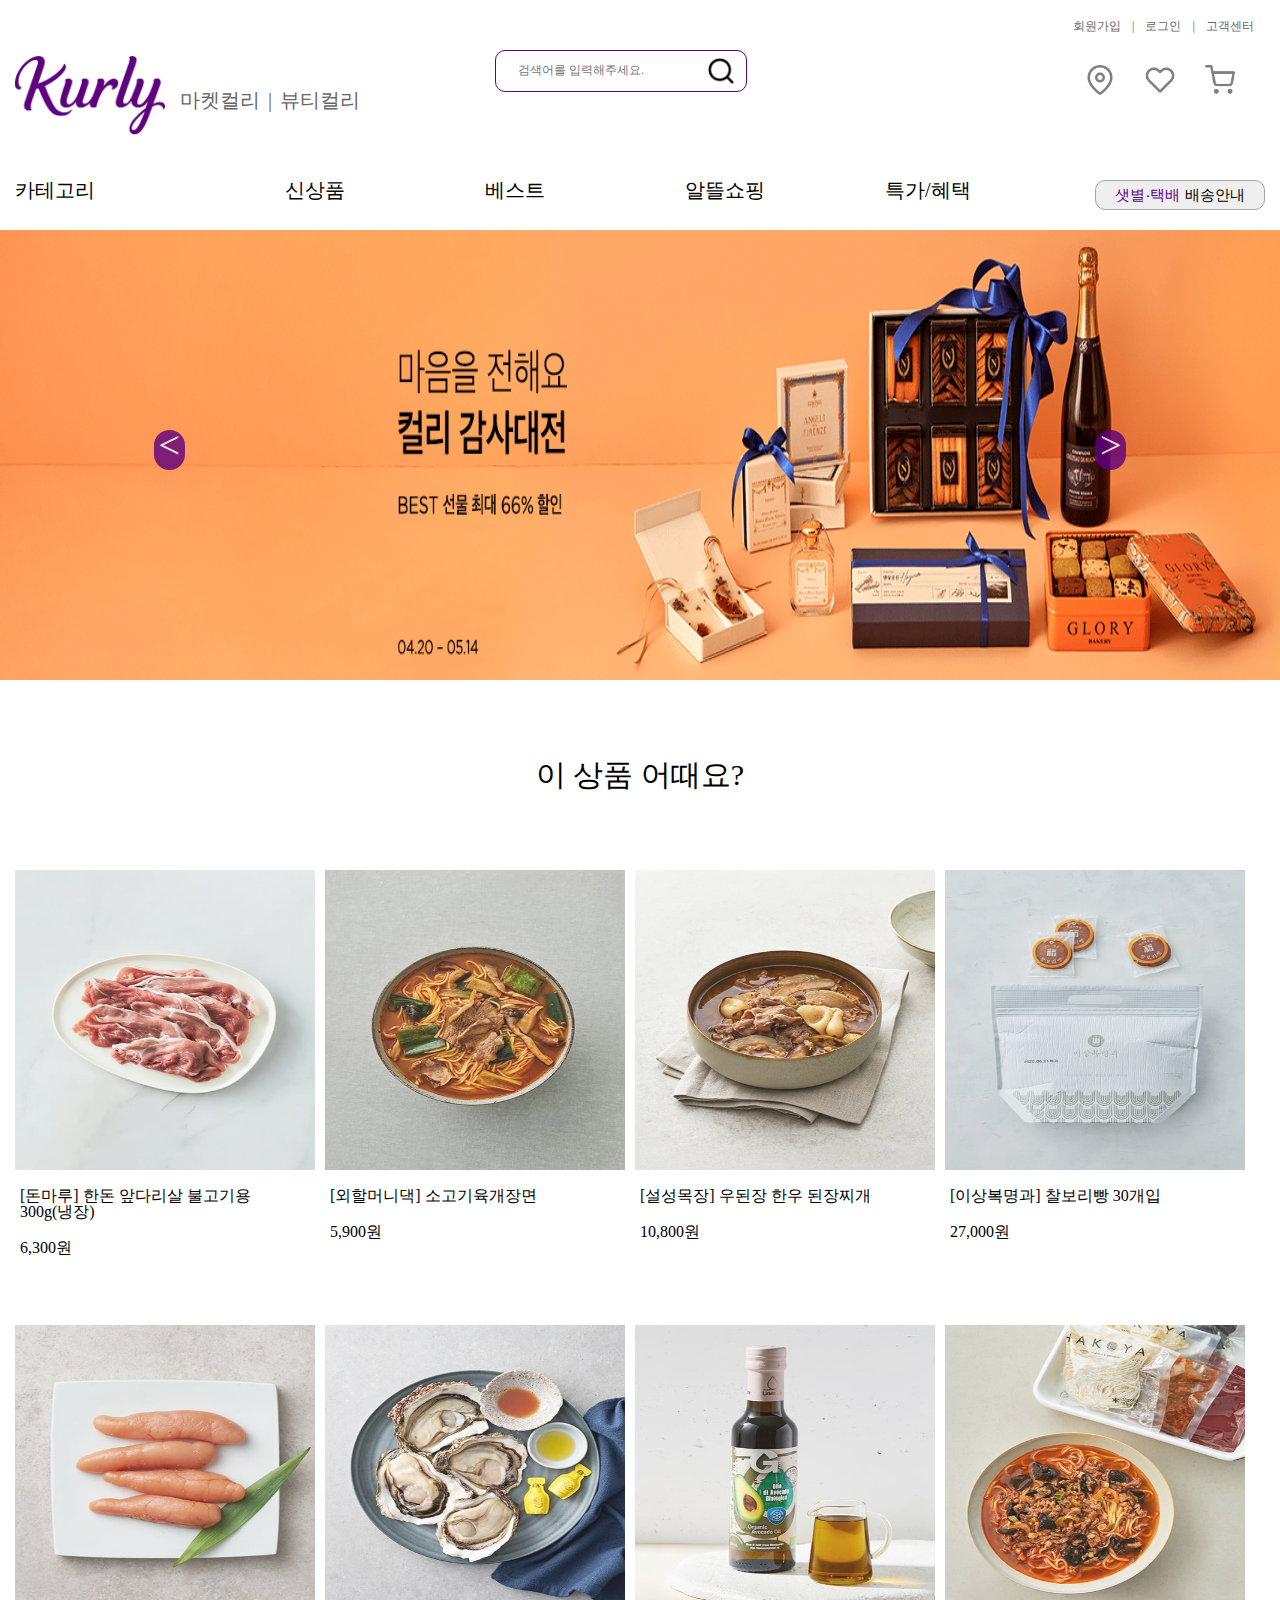
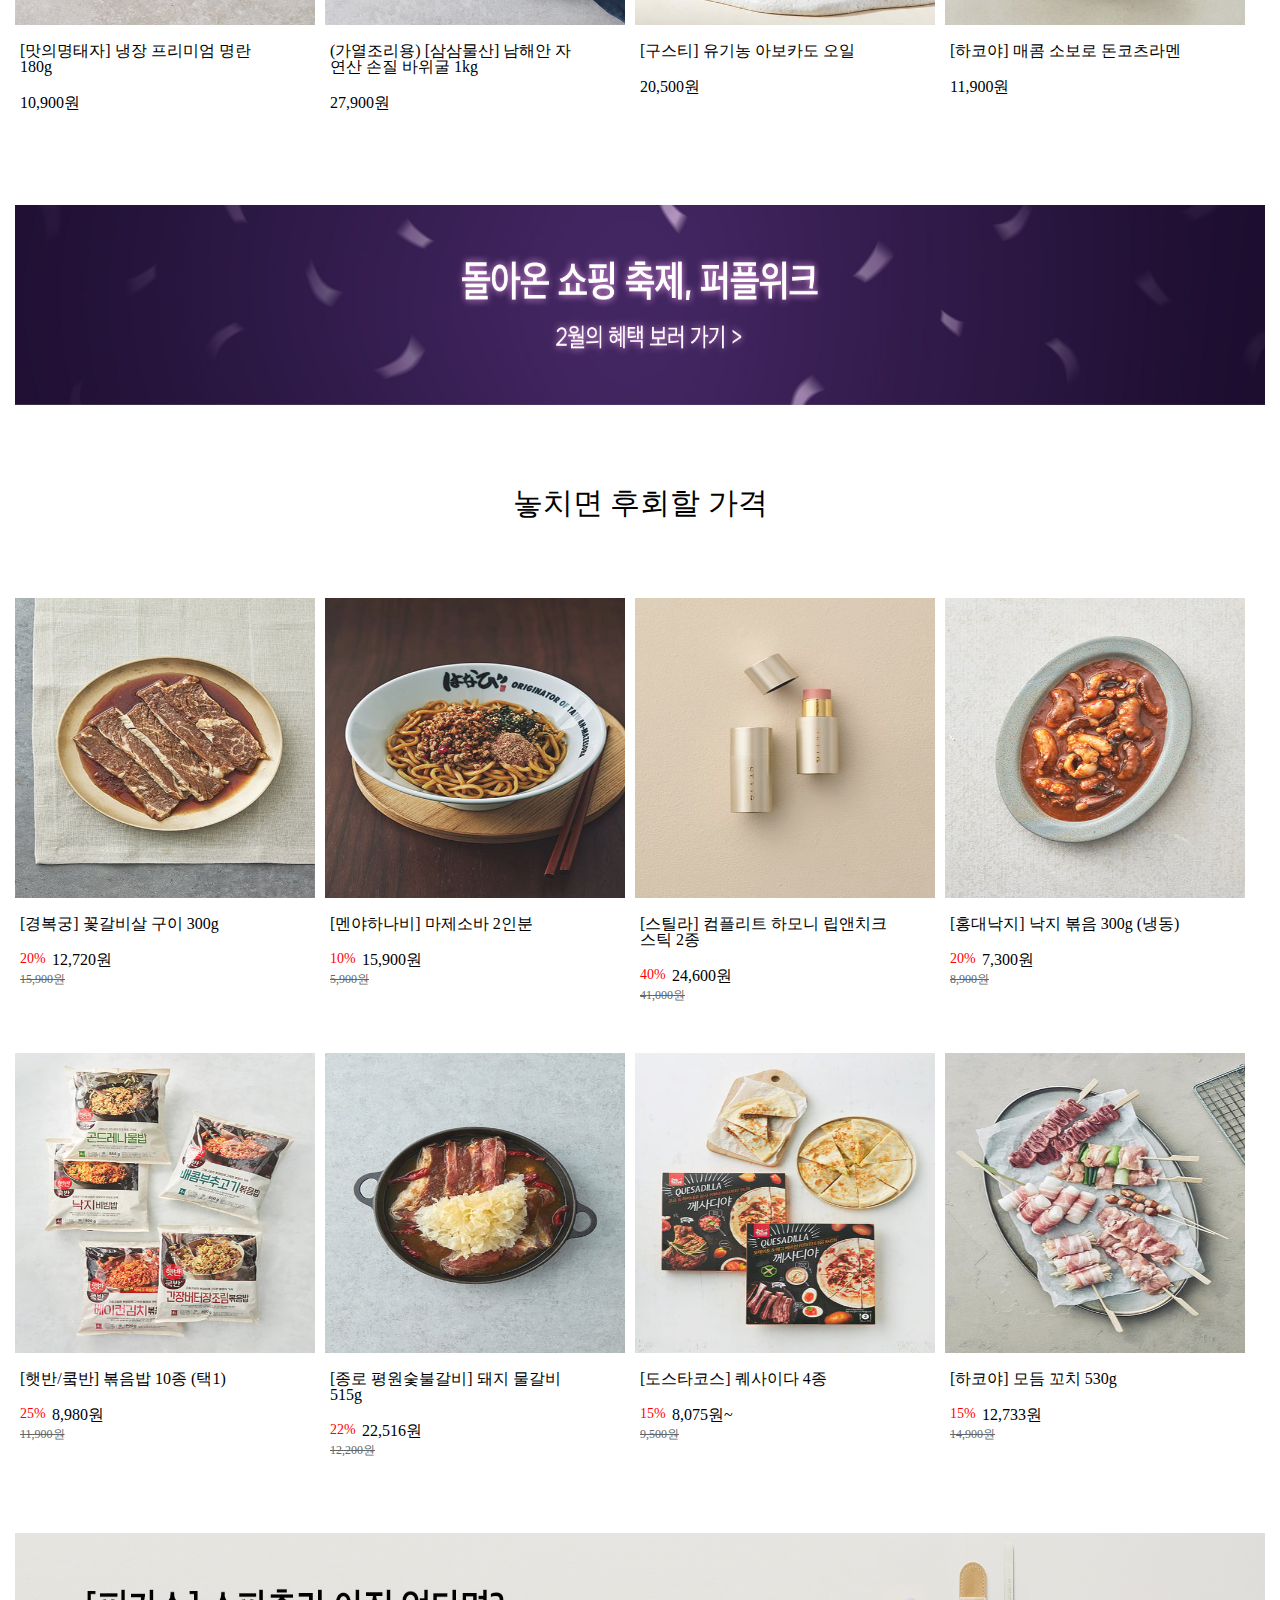
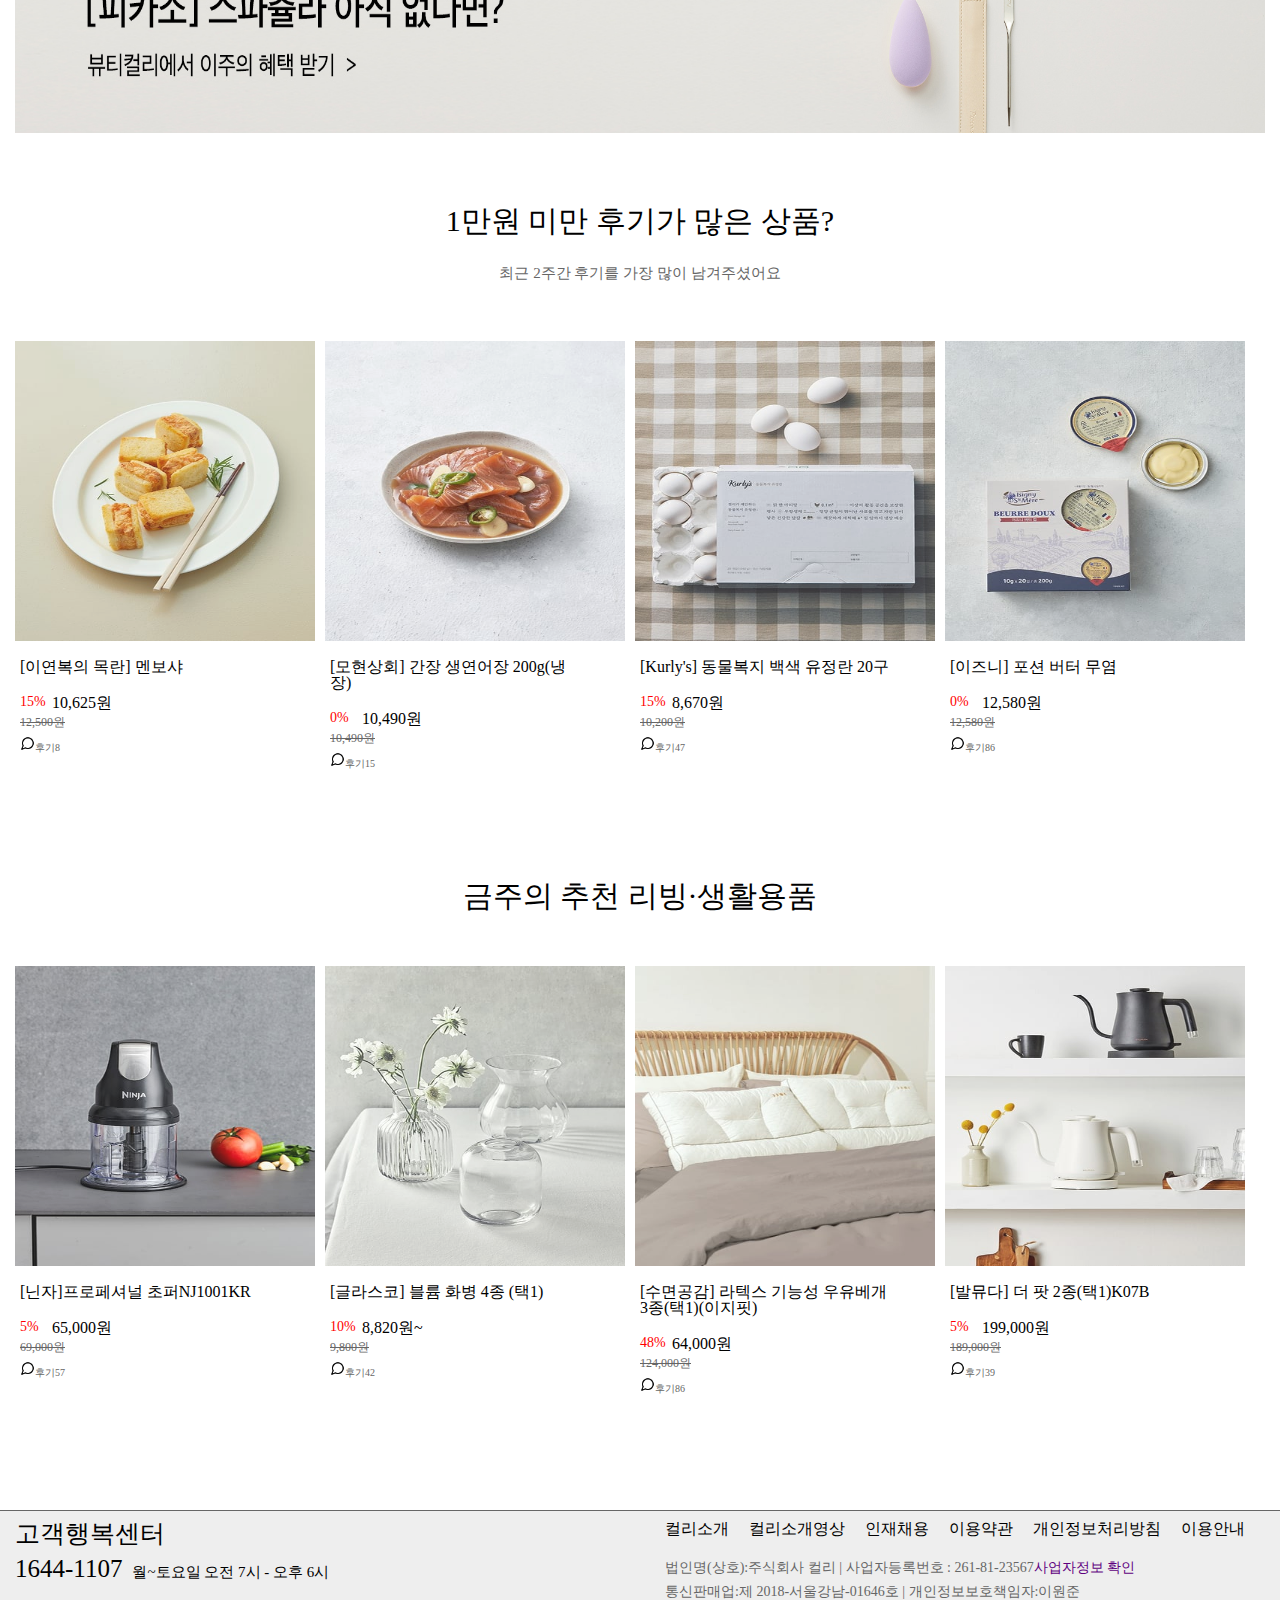
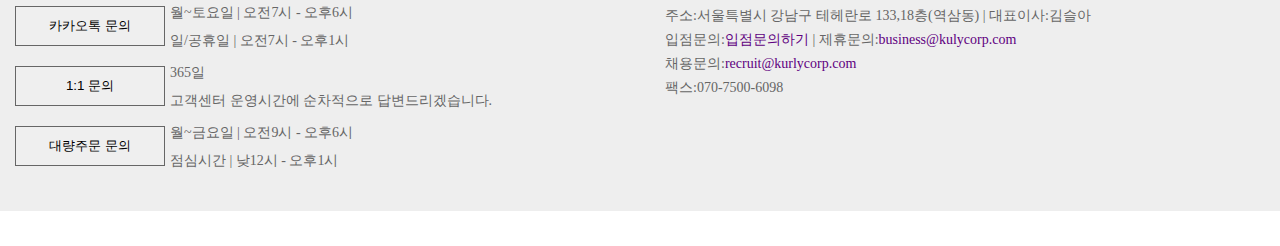
<file: index.html>
<!DOCTYPE html>
<html lang="en">
<head>
    <meta charset="UTF-8">
    <meta http-equiv="X-UA-Compatible" content="IE=edge">
    <meta name="viewport" content="width=device-width, initial-scale=1.0">
    <title>Market Kurly</title>

    <link href="css/reset.css" rel="stylesheet">
    <link href="css/header.css" rel="stylesheet">
    <link href="css/section.css" rel="stylesheet">
    <link href="css/footer.css" rel="stylesheet">

    <script src="js/jquery_3.6.4_min.js"></script>
    <script src="js/product.js"></script>
    <script src="js/slide.js"></script>
    <script src="js/categori.js"></script>

    <script>
        
    </script>
</head>

<body>
    <!-- header -->
    <header>

        <!-- login -->
        <div id="login">
            <ul>
                <li><a href="membership.html" target="_self">회원가입</a></li>
                <li>|</li>
                <li><a href="login.html" target="_self">로그인</a></li>
                <li>|</li>
                <li><a href="sub.html" target="_self">고객센터</a></li>
            </ul>
        </div>

        <!-- logo -->
        <div id="logo">
            <a href="index.html" target="_self"><img src="img/logo.png" alt="로고이미지"></a>
        </div>

        <!-- logotext -->
        <div id="logotext">
            <ul>
                <li><a href="sub.html" target="_self">마켓컬리</a></li>
                <li>|</li>
                <li><a href="sub.html" target="_self">뷰티컬리</a></li>
            </ul>
        </div>

        <!-- search -->
        <div id="search">
            <div class="scont">
                <input type="search" placeholder="검색어를 입력해주세요." name="search"> 
            </div>

            <div class="iconbox">
                <a href="sub.html" target="_self"><img src="img/search.png" alt="서치"></a>
            </div>
            
        </div>

        <!-- icon -->
        <div id="icon">

            <div class="iconbox">
                <a href="sub.html" target="_self"><img src="img/nav_icon3.png"alt="icon3">
            </div>

            <div class="iconbox">
                <a href="sub.html" target="_self"><img src="img/nav_icon2.png"alt="icon2">
            </div>

            <div class="iconbox">
                <a href="sub.html" target="_self"><img src="img/nav_icon1.png"alt="icon1">
            </div>

        </div>

        <!-- nav -->
        <nav>
            <ul class="categori">
                <li><a href="#">카테고리</a>
                    <ul class="camenu">
                        <li><a href="#">과일·채소</a>
                            <ul class="casub">
                                <li><a href="sub.html">친환경</a></li>
                                <li><a href="sub.html">제철과일</a></li>
                                <li><a href="sub.html">국산과일</a></li>
                                <li><a href="sub.html">수입과일</a></li>
                                <li><a href="sub.html">간편과일</a></li>
                                <li><a href="sub.html">냉동·과일</a></li>
                            </ul>
                        </li>

                        <li><a href="#">정육·계란</a>
                            <ul class="casub">
                                <li><a href="sub.html">국내산 소고기</a></li>
                                <li><a href="sub.html">수입산 소고기</a></li>
                                <li><a href="sub.html">돼지고기</a></li>
                                <li><a href="sub.html">계란류</a></li>
                                <li><a href="sub.html">양고기</a></li>
                                <li><a href="sub.html">닭·오리고기</a></li>
                            </ul>
                        </li>

                        <li><a href="#">수산·해산·건어물</a>
                            <ul class="casub">
                                <li><a href="sub.html">제철수산</a></li>
                                <li><a href="sub.html">생선류</a></li>
                                <li><a href="sub.html">굴비·반건류</a></li>
                                <li><a href="sub.html">오징어·낙지·문어</a></li>
                                <li><a href="sub.html">새우·게·랍스터</a></li>
                                <li><a href="sub.html">해산물·조개류</a></li>
                                <li><a href="sub.html">수산가공품</a></li>
                            </ul>
                        </li>

                        <li><a href="#">국·반찬·메인요리</a>
                            <ul class="casub">
                                <li><a href="sub.html">국·탕·찌개</a></li>
                                <li><a href="sub.html">밀키트·메인요리</a></li>
                                <li><a href="sub.html">밑반찬</a></li>
                                <li><a href="sub.html">두부·어묵·부침개</a></li>
                                <li><a href="sub.html">김치·젓갈·장류</a></li>
                            </ul>
                        </li>

                        <li><a href="#">샐러드·간편식</a>
                            <ul class="casub">
                                <li><a href="sub.html">샐러드·닭가슴살</a></li>
                                <li><a href="sub.html">도시락·밥류</a></li>
                                <li><a href="sub.html">파스타·면류</a></li>
                                <li><a href="sub.html">떡볶이·튀김·순대</a></li>
                                <li><a href="sub.html">피자·핫도그·만두</a></li>
                                <li><a href="sub.html">폭립·떡갈비</a></li>
                            </ul>
                        </li>

                        <li><a href="#">면·양념·오일</a>
                            <ul class="casub">
                                <li><a href="sub.html">파스타·면류</a></li>
                                <li><a href="sub.html">식초·소스·드레싱</a></li>
                                <li><a href="sub.html">양념·액젓·장류</a></li>
                                <li><a href="sub.html">식용유·참기름·오일</a></li>
                                <li><a href="sub.html">소금·설탕·향신료</a></li>
                            </ul>
                        </li>

                        <li><a href="#">생수·음료·우유</a>
                            <ul class="casub">
                                <li><a href="sub.html">생수·탄산수</a></li>
                                <li><a href="sub.html">음료·주스</a></li>
                                <li><a href="sub.html">우유·두유·요거트</a></li>
                                <li><a href="sub.html">커피</a></li>
                                <li><a href="sub.html">차</a></li>
                            </ul>
                        </li>

                        <li><a href="#">간식·과자·떡</a>
                            <ul class="casub">
                                <li><a href="sub.html">과자·스택·쿠키</a></li>
                                <li><a href="sub.html">초콜릿·젤리·캔디</a></li>
                                <li><a href="sub.html">떡·한과</a></li>
                            </ul>
                        </li>

                        <li><a href="#">베이커리·치즈·델리</a>
                            <ul class="casub">
                                <li><a href="sub.html">식빵·빵류</a></li>
                                <li><a href="sub.html">잼·버터</a></li>
                                <li><a href="sub.html">케이크·파이</a></li>
                                <li><a href="sub.html">치즈</a></li>
                            </ul>
                        </li>
                        
                        <li><a href="#">와인·위스키</a>
                            <ul class="casub">
                                <li><a href="sub.html">레드와인</a></li>
                                <li><a href="sub.html">화이트와인</a></li>
                                <li><a href="sub.html">위스키</a></li>
                            </ul>
                        </li>

                        <li><a href="#">생활용품·리빙</a>
                            <ul class="casub">
                                <li><a href="sub.html">휴지·티슈</a></li>
                                <li><a href="sub.html">세제·청소용품</a></li>
                                <li><a href="sub.html">화훼·인테리어소품</a></li>
                                <li><a href="sub.html">의약외품·마스크</a></li>
                                <li><a href="sub.html">캠핑용품</a></li>
                            </ul>
                        </li>
                    </ul>
                </li>
            </ul>

            <ul> 
                <li><a href="sub.html" target="_self">신상품</a></li>
                <li><a href="sub.html" target="_self">베스트</a></li>
                <li><a href="sub.html" target="_self">알뜰쇼핑</a></li>
                <li><a href="sub.html" target="_self">특가/혜택</a></li>
            </ul>

            <div class="navbox">
                <button><span>샛별</span>·<span>택배</span> 배송안내</button>
            </div>
        </nav>

    </header>

    <!-- slide -->
    <div id="slidewrap">
        <ul class="slide">
            <li><a href="sub.html" target="_self"></a><img src="img/slide1.png" alt="slider"></li>
            <li><a href="sub.html" target="_self"></a><img src="img/slide3.jpg" alt="slider"></li>
            <li><a href="sub.html" target="_self"></a><img src="img/slide4.jpg" alt="slider"></li>
            <li><a href="sub.html" target="_self"></a><img src="img/slide5.jpg" alt="slider"></li>
        </ul>

        <span class="prev">&lt;</span>
        <span class="next">&gt;</span>
    </div>

    <!-- section -->
    <section> 

        <!-- product1 & script -->
        <div id="product">
            <h3>이 상품 어때요?</h3>

            <div class="box"></div>
            <div class="box"></div>
            <div class="box"></div>
            <div class="box"></div>
            <div class="box"></div>
            <div class="box"></div>
            <div class="box"></div>
            <div class="box"></div>
        </div>

        <!-- banner -->
        <div id="banner">
            <a href="sub.html" target="_self"><img src="img/banner.jpg" alt="banner"></a> 
        </div>
    
        <!-- product2-->
        <div id="product2">
            <h3>놓치면 후회할 가격</h3>

            <div class="salebox"></div>
            <div class="salebox"></div>
            <div class="salebox"></div>
            <div class="salebox"></div>
            <div class="salebox"></div>
            <div class="salebox"></div>
            <div class="salebox"></div>
            <div class="salebox"></div>
        </div>

        <!-- banner -->
        <div id="banner">
            <a href="sub.html" target="_self"><img src="img/banner3.jpg" alt="banner"></a> 
        </div>
    
    <!-- product3 --> 
        <div id="product3">
            <h3>1만원 미만 후기가 많은 상품?</h3>
            <h4>최근 2주간 후기를 가장 많이 남겨주셨어요</h4>

            <div class="salebox2"></div>
            <div class="salebox2"></div>
            <div class="salebox2"></div>
            <div class="salebox2"></div>

            <h5>금주의 추천 리빙·생활용품</h5>

            <div class="salebox2"></div>
            <div class="salebox2"></div>
            <div class="salebox2"></div>
            <div class="salebox2"></div>
        </div>

    </section>

    <!-- footer -->
    <footer>
        <!-- footer_as -->
        <div id="center">
            <div id="as">
                <h3>고객행복센터</h3>
                <h3>1644-1107<span>월~토요일 오전 7시 - 오후 6시</span></h3>

                <div class="fotbtn">
                    <button>카카오톡 문의</button>
                    <p>월~토요일 | 오전7시 - 오후6시<br><br>
                    일/공휴일 | 오전7시 - 오후1시</p>

                    <button>1:1 문의</button>
                    <p>365일<br><br>
                    고객센터 운영시간에 순차적으로 답변드리겠습니다.</p>

                    <button>대량주문 문의</button>
                    <p>월~금요일 | 오전9시 - 오후6시<br><br>
                    점심시간 | 낮12시 - 오후1시</p>
                </div>
            </div>

        <!-- footer_company -->
            <div id="company">
                <div class="cp">
                    <ul>
                        <li><a href="#">컬리소개</a></li>
                        <li><a href="#">컬리소개영상</a></li>
                        <li><a href="#">인재채용</a></li>
                        <li><a href="#">이용약관</a></li>
                        <li><a href="#">개인정보처리방침</a></li>
                        <li><a href="#">이용안내</a></li>
                    </ul>
                </div>

                <div class="cpp">
                    <p>법인명(상호):주식회사 컬리 | 사업자등록번호 : 261-81-23567<span><a href="#">사업자정보 확인</a></span></p>
                    <p>통신판매업:제 2018-서울강남-01646호 | 개인정보보호책임자:이원준</p>
                    <p>주소:서울특별시 강남구 테헤란로 133,18층(역삼동) | 대표이사:김슬아</p>
                    <p>입점문의:<span><a href="#">입점문의하기</a></span> | 제휴문의:<span><a href="#">business@kulycorp.com</a></span></p>
                    <p>채용문의:<span><a href="#">recruit@kurlycorp.com</a></span></p>
                    <p>팩스:070-7500-6098</p>
                </div>
            </div>
        </div>
    </footer>

</body>
</html>
</file>
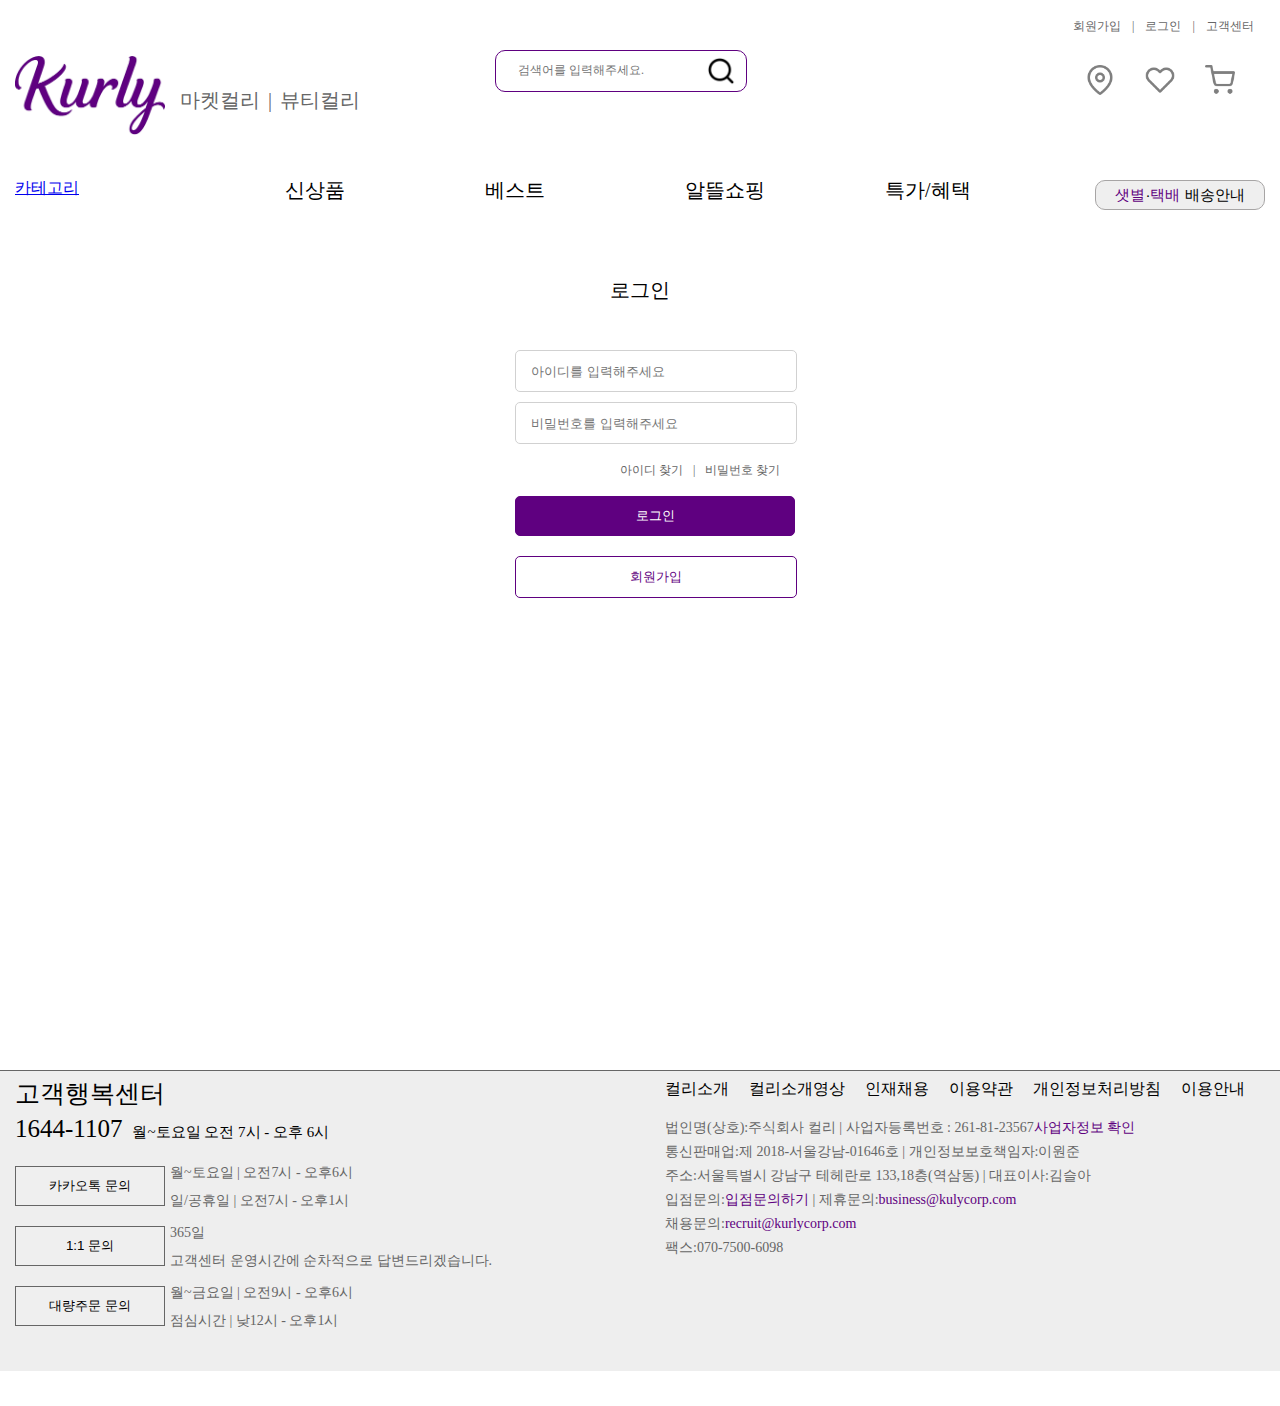
<file: login.html>
<!DOCTYPE html>
<html lang="en">
<head>
    <meta charset="UTF-8">
    <meta http-equiv="X-UA-Compatible" content="IE=edge">
    <meta name="viewport" content="width=device-width, initial-scale=1.0">
    <title>Market Kurly</title>
    
    <link href="css/reset.css" rel="stylesheet">
    <link href="css/header.css" rel="stylesheet">
    <link href="css/login.css" rel="stylesheet">
    <link href="css/footer.css" rel="stylesheet">

    
</head>
<body>
    <!-- header -->
    <header>

        <!-- login -->
        <div id="login">
            <ul>
                <li><a href="membership.html" target="_self">회원가입</a></li>
                <li>|</li>
                <li><a href="login.html" target="_self">로그인</a></li>
                <li>|</li>
                <li><a href="sub.html" target="_self">고객센터</a></li>
            </ul>
        </div>

        <!-- logo -->
        <div id="logo">
            <a href="index.html" target="_self"><img src="img/logo.png" alt="로고이미지"></a>
        </div>

        <!-- logotext -->
        <div id="logotext">
            <ul>
                <li><a href="sub.html" target="_self">마켓컬리</a></li>
                <li>|</li>
                <li><a href="sub.html" target="_self">뷰티컬리</a></li>
            </ul>
        </div>

        <!-- search -->
        <div id="search">
            <div class="scont">
                <input type="search" placeholder="검색어를 입력해주세요." name="search"> 
            </div>

            <div class="iconbox">
                <a href="sub.html" target="_self"><img src="img/search.png" alt="서치"></a>
            </div>
            
        </div>

        <!-- icon -->
        <div id="icon">

            <div class="iconbox">
                <a href="sub.html" target="_self"><img src="img/nav_icon3.png"alt="icon3">
            </div>

            <div class="iconbox">
                <a href="sub.html" target="_self"><img src="img/nav_icon2.png"alt="icon2">
            </div>

            <div class="iconbox">
                <a href="sub.html" target="_self"><img src="img/nav_icon1.png"alt="icon1">
            </div>

        </div>

        <!-- nav -->
        <nav>
            <div class="categori">
                <p><a href="sub.html" target="_self">카테고리</a></p>
            </div>

            <ul> 
                <li><a href="sub.html" target="_self">신상품</a></li>
                <li><a href="sub.html" target="_self">베스트</a></li>
                <li><a href="sub.html" target="_self">알뜰쇼핑</a></li>
                <li><a href="sub.html" target="_self">특가/혜택</a></li>
            </ul>

            <div class="navbox">
                <button><span>샛별</span>·<span>택배</span> 배송안내</button>
            </div>
        </nav>

    </header>

    <!-- form -->
<form>

    <!-- login_form -->
    <div id="loginform">
        <h1>로그인</h1>
        
            <input type="text" name="loginname" id="ID" placeholder="아이디를 입력해주세요"><br>
            <input type="password" name="password" id="Password" placeholder="비밀번호를 입력해주세요"><br>
            
            <div class="relogin">
                <ul>
                    <li><a href="#">아이디 찾기</a></li>
                    <li> | </li>
                    <li><a href="#">비밀번호 찾기</a></li>
                </ul>
            </div>

            <input type="submit" value="로그인"><br>
            <a href="membership.html"><input type="submitt" value="회원가입"></a>
    </div>

</form>

    <!-- footer -->
    <footer>
        <!-- footer_as -->
        <div id="center">
            <div id="as">
                <h3>고객행복센터</h3>
                <h3>1644-1107<span>월~토요일 오전 7시 - 오후 6시</span></h3>

                <div class="fotbtn">
                    <button>카카오톡 문의</button>
                    <p>월~토요일 | 오전7시 - 오후6시<br><br>
                    일/공휴일 | 오전7시 - 오후1시</p>

                    <button>1:1 문의</button>
                    <p>365일<br><br>
                    고객센터 운영시간에 순차적으로 답변드리겠습니다.</p>

                    <button>대량주문 문의</button>
                    <p>월~금요일 | 오전9시 - 오후6시<br><br>
                    점심시간 | 낮12시 - 오후1시</p>
                </div>
            </div>

        <!-- footer_company -->
            <div id="company">
                <div class="cp">
                    <ul>
                        <li><a href="#">컬리소개</a></li>
                        <li><a href="#">컬리소개영상</a></li>
                        <li><a href="#">인재채용</a></li>
                        <li><a href="#">이용약관</a></li>
                        <li><a href="#">개인정보처리방침</a></li>
                        <li><a href="#">이용안내</a></li>
                    </ul>
                </div>

                <div class="cpp">
                    <p>법인명(상호):주식회사 컬리 | 사업자등록번호 : 261-81-23567<span><a href="#">사업자정보 확인</a></span></p>
                    <p>통신판매업:제 2018-서울강남-01646호 | 개인정보보호책임자:이원준</p>
                    <p>주소:서울특별시 강남구 테헤란로 133,18층(역삼동) | 대표이사:김슬아</p>
                    <p>입점문의:<span><a href="#">입점문의하기</a></span> | 제휴문의:<span><a href="#">business@kulycorp.com</a></span></p>
                    <p>채용문의:<span><a href="#">recruit@kurlycorp.com</a></span></p>
                    <p>팩스:070-7500-6098</p>
                </div>
            </div>
        </div>
    </footer>
</body>
</html>
</file>
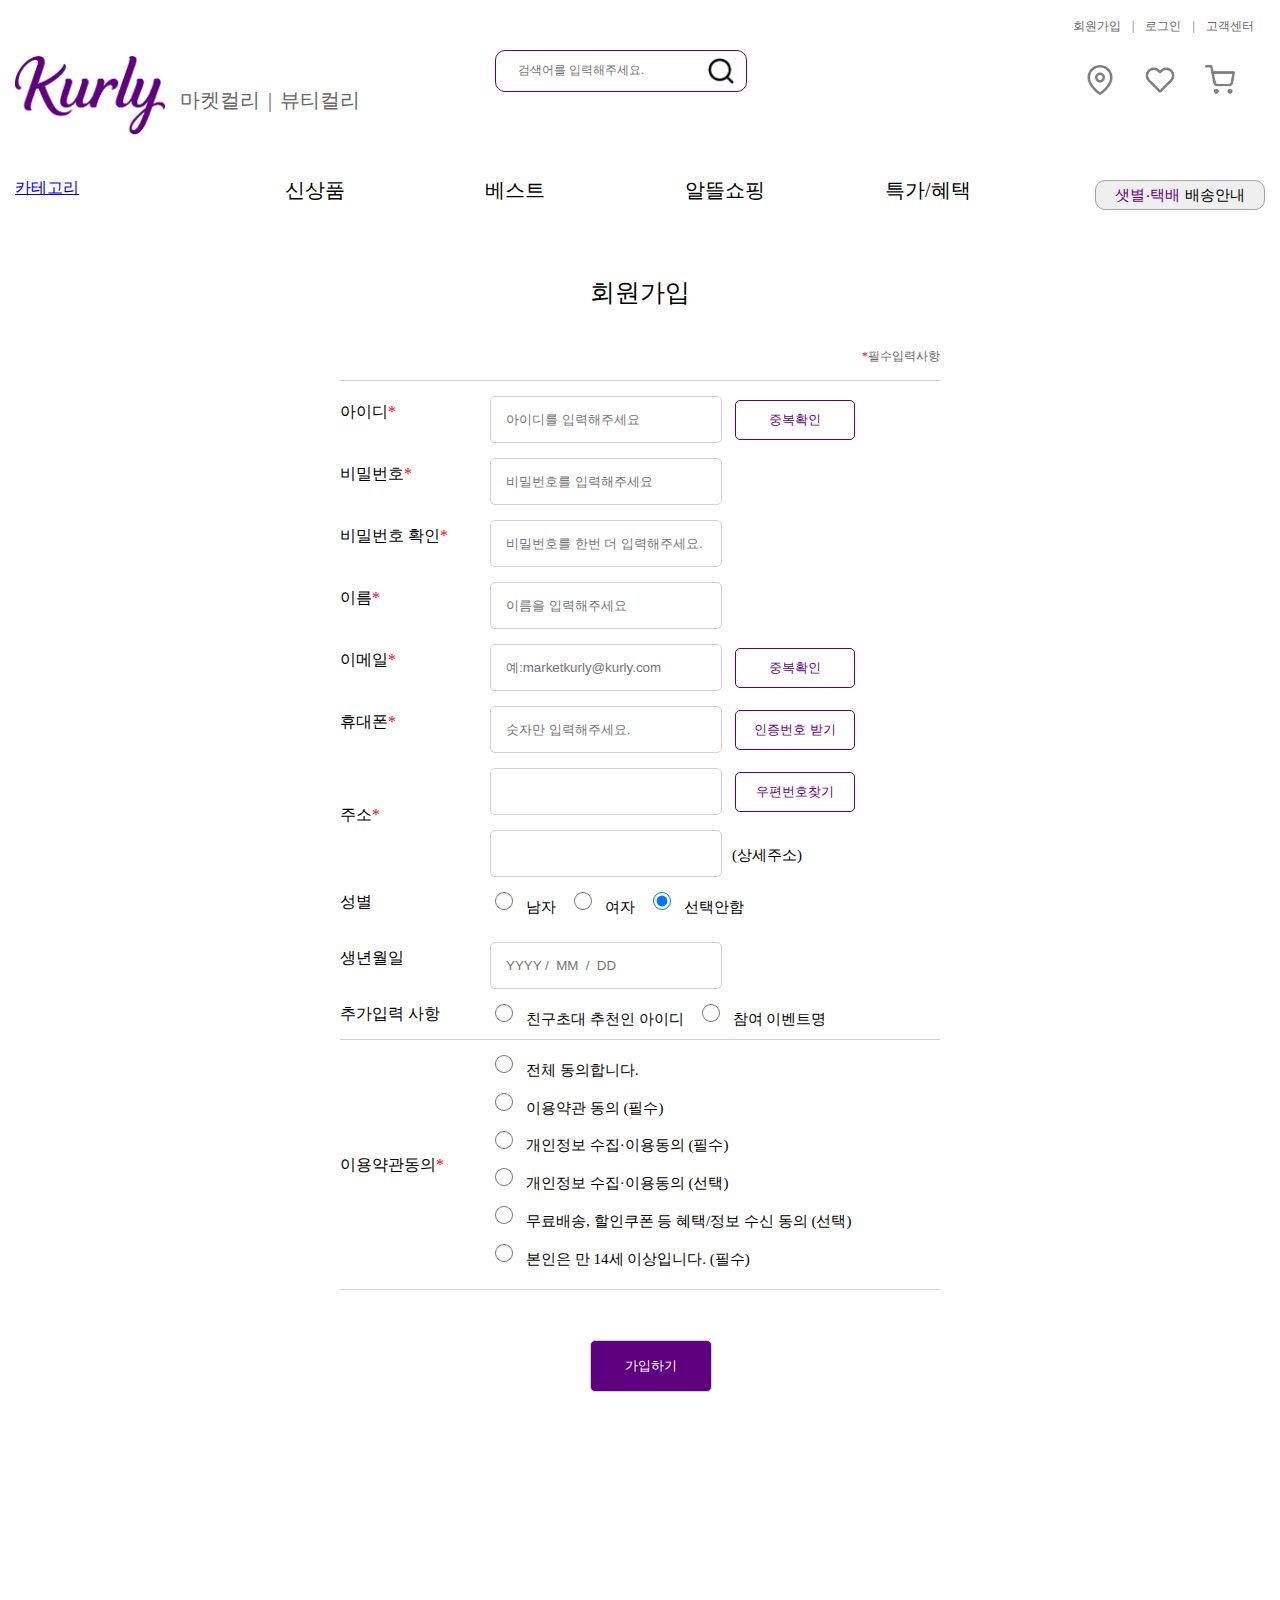
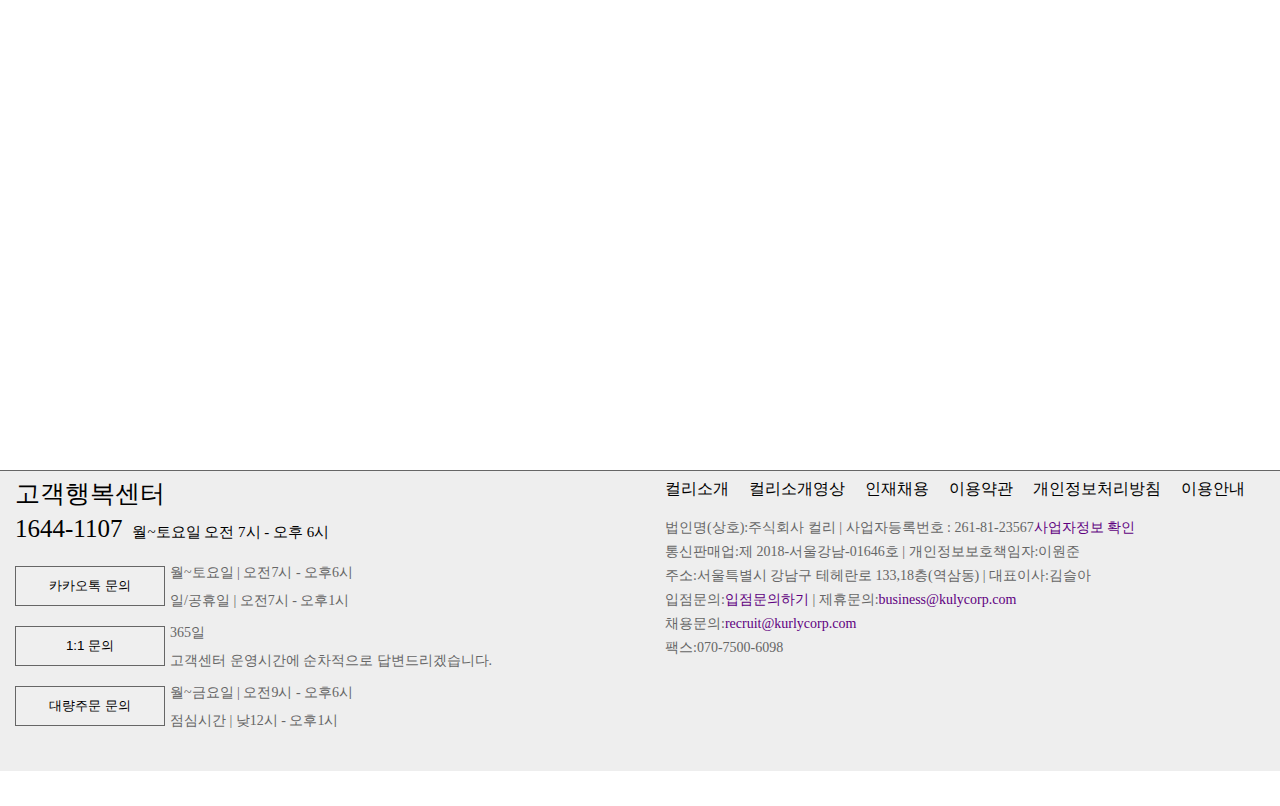
<file: membership.html>
<!DOCTYPE html>
<html lang="en">
<head>
    <meta charset="UTF-8">
    <meta http-equiv="X-UA-Compatible" content="IE=edge">
    <meta name="viewport" content="width=device-width, initial-scale=1.0">
    <title>Market Kurly</title>

    <link href="css/reset.css" rel="stylesheet">
    <link href="css/header.css" rel="stylesheet">
    <link href="css/membership.css" rel="stylesheet">
    <link href="css/footer.css" rel="stylesheet">

</head>

<body>

    <!-- header -->
    <header>

        <!-- login -->
        <div id="login">
            <ul>
                <li><a href="membership.html" target="_self">회원가입</a></li>
                <li>|</li>
                <li><a href="login.html" target="_self">로그인</a></li>
                <li>|</li>
                <li><a href="sub.html" target="_self">고객센터</a></li>
            </ul>
        </div>

        <!-- logo -->
        <div id="logo">
            <a href="index.html" target="_self"><img src="img/logo.png" alt="로고이미지"></a>
        </div>

        <!-- logotext -->
        <div id="logotext">
            <ul>
                <li><a href="sub.html" target="_self">마켓컬리</a></li>
                <li>|</li>
                <li><a href="sub.html" target="_self">뷰티컬리</a></li>
            </ul>
        </div>

        <!-- search -->
        <div id="search">
            <div class="scont">
                <input type="search" placeholder="검색어를 입력해주세요." name="search"> 
            </div>

            <div class="iconbox">
                <a href="sub.html" target="_self"><img src="img/search.png" alt="서치"></a>
            </div>
            
        </div>

        <!-- icon -->
        <div id="icon">

            <div class="iconbox">
                <a href="sub.html" target="_self"><img src="img/nav_icon3.png"alt="icon3">
            </div>

            <div class="iconbox">
                <a href="sub.html" target="_self"><img src="img/nav_icon2.png"alt="icon2">
            </div>

            <div class="iconbox">
                <a href="sub.html" target="_self"><img src="img/nav_icon1.png"alt="icon1">
            </div>

        </div>

        <!-- nav -->
        <nav>
            <div class="categori">
                <p><a href="sub.html" target="_self">카테고리</a></p>
            </div>

            <ul> 
                <li><a href="sub.html" target="_self">신상품</a></li>
                <li><a href="sub.html" target="_self">베스트</a></li>
                <li><a href="sub.html" target="_self">알뜰쇼핑</a></li>
                <li><a href="sub.html" target="_self">특가/혜택</a></li>
            </ul>

            <div class="navbox">
                <button><span>샛별</span>·<span>택배</span> 배송안내</button>
            </div>
        </nav>

    </header>

    <!-- form -->
<form>

    <!-- membership -->
    <div id="membership">
        <h1>회원가입</h1>
        <h2><span>*</span>필수입력사항</h2>

    <!-- table1 -->
        <table  class="mbs1">

            <!-- id -->
            <tr>
                <th><label for="ID">아이디<span>*</span></label></th>
                <td>
                    <input type="text" name="username" id="ID" placeholder="아이디를 입력해주세요">
                    <input type="submit" value="중복확인">
                </td>
            </tr>

            <!-- password -->
            <tr>
                <th><label for="Password">비밀번호<span>*</span></label></th>
                <td>
                    <input type="password" name="password" id="Password" placeholder="비밀번호를 입력해주세요">
                </td>
            </tr>

            <!-- password 확인-->
            <tr>
                <th><label for="repw">비밀번호 확인<span>*</span></label></th>
                <td>
                    <input type="password" name="password2" id="repw" placeholder="비밀번호를 한번 더 입력해주세요.">
                </td>
            </tr>

            <!-- name -->
            <tr>
                <th><label for="nam">이름<span>*</span></label></th>
                <td>
                    <input type="text" name="username" id="nam" placeholder="이름을 입력해주세요">
                </td>
            </tr>

            <!-- E-mail -->
            <tr>
                <th><label for="email">이메일<span>*</span></label></th>
                <td>
                    <input type="text" name="useremail" id="email" placeholder="예:marketkurly@kurly.com">
                    <input type="submit" value="중복확인">
                </td>
            </tr>

            <!-- 휴대폰 -->
            <tr>
                <th><label for="ber">휴대폰<span>*</span></label></th>
                <td>
                    <input type="text" name="namber" id="ber" placeholder="숫자만 입력해주세요.">
                    <input type="submit" value="인증번호 받기">
                </td>
            </tr>

            <!-- 주소 -->
            <tr>
                <th><label for="gg">주소<span>*</span></label></th>
                <td>
                    <input type="text" name="adessed" id="gg">
                    <input type="submit" value="우편번호찾기"><br>
                    <input type="text" name="adessed2"><span>(상세주소)</span>
                </td>
            </tr>

            <!-- 성별 -->
            <tr>
                <th><label for="female">성별</label></th>
                <td>
                    <input type="radio" name="gender" value="남자"><span>남자</span>
                    <input type="radio" name="gender" value="여자"><span>여자</span>
                    <input type="radio" name="gender" value="선택안함" checked><span>선택안함</span>
                </td>
            </tr>

            <!-- 생년월일 -->
            <tr>
                <th><label for="yy">생년월일</label></th>
                <td>
                    <input type="text" name="username" id="nam" placeholder="YYYY /  MM  /  DD">
                </td>
            </tr>

            <!-- 추가입력사항 -->
            <tr>
                <th><label for="plus">추가입력 사항</label></th>
                <td>
                    <input type="radio" name="plus" value="p"><span>친구초대 추천인 아이디</span>
                    <input type="radio" name="plus" value="e"><span>참여 이벤트명</span>
                </td>
            </tr>
        </table>

        <table class="mbs2">
            <!-- 이용약관동의 -->
            <tr>
                <th><label for="tos">이용약관동의<span>*</span></label></th>
                <td>
                    <input type="radio" name="tos" value="tos1"><span>전체 동의합니다.</span><br>
                    <input type="radio" name="tos" value="tos2"><span>이용약관 동의 (필수)</span><br>
                    <input type="radio" name="tos" value="tos3"><span>개인정보 수집·이용동의 (필수)</span><br>
                    <input type="radio" name="tos" value="tos4"><span>개인정보 수집·이용동의 (선택)</span><br>
                    <input type="radio" name="tos" value="tos5"><span>무료배송, 할인쿠폰 등 혜택/정보 수신 동의 (선택)</span><br>
                    <input type="radio" name="tos" value="tos6"><span>본인은 만 14세 이상입니다. (필수)</span><br>
                </td>
            </tr>
        </table>

    <input type="submitt" value="가입하기">
</div>

</form>

    <!-- footer -->
    <footer>
        <!-- footer_as -->
        <div id="center">
            <div id="as">
                <h3>고객행복센터</h3>
                <h3>1644-1107<span>월~토요일 오전 7시 - 오후 6시</span></h3>

                <div class="fotbtn">
                    <button>카카오톡 문의</button>
                    <p>월~토요일 | 오전7시 - 오후6시<br><br>
                    일/공휴일 | 오전7시 - 오후1시</p>

                    <button>1:1 문의</button>
                    <p>365일<br><br>
                    고객센터 운영시간에 순차적으로 답변드리겠습니다.</p>

                    <button>대량주문 문의</button>
                    <p>월~금요일 | 오전9시 - 오후6시<br><br>
                    점심시간 | 낮12시 - 오후1시</p>
                </div>
            </div>

        <!-- footer_company -->
            <div id="company">
                <div class="cp">
                    <ul>
                        <li><a href="#">컬리소개</a></li>
                        <li><a href="#">컬리소개영상</a></li>
                        <li><a href="#">인재채용</a></li>
                        <li><a href="#">이용약관</a></li>
                        <li><a href="#">개인정보처리방침</a></li>
                        <li><a href="#">이용안내</a></li>
                    </ul>
                </div>

                <div class="cpp">
                    <p>법인명(상호):주식회사 컬리 | 사업자등록번호 : 261-81-23567<span><a href="#">사업자정보 확인</a></span></p>
                    <p>통신판매업:제 2018-서울강남-01646호 | 개인정보보호책임자:이원준</p>
                    <p>주소:서울특별시 강남구 테헤란로 133,18층(역삼동) | 대표이사:김슬아</p>
                    <p>입점문의:<span><a href="#">입점문의하기</a></span> | 제휴문의:<span><a href="#">business@kulycorp.com</a></span></p>
                    <p>채용문의:<span><a href="#">recruit@kurlycorp.com</a></span></p>
                    <p>팩스:070-7500-6098</p>
                </div>
            </div>
        </div>
    </footer>
    
</body>
</html>
</file>
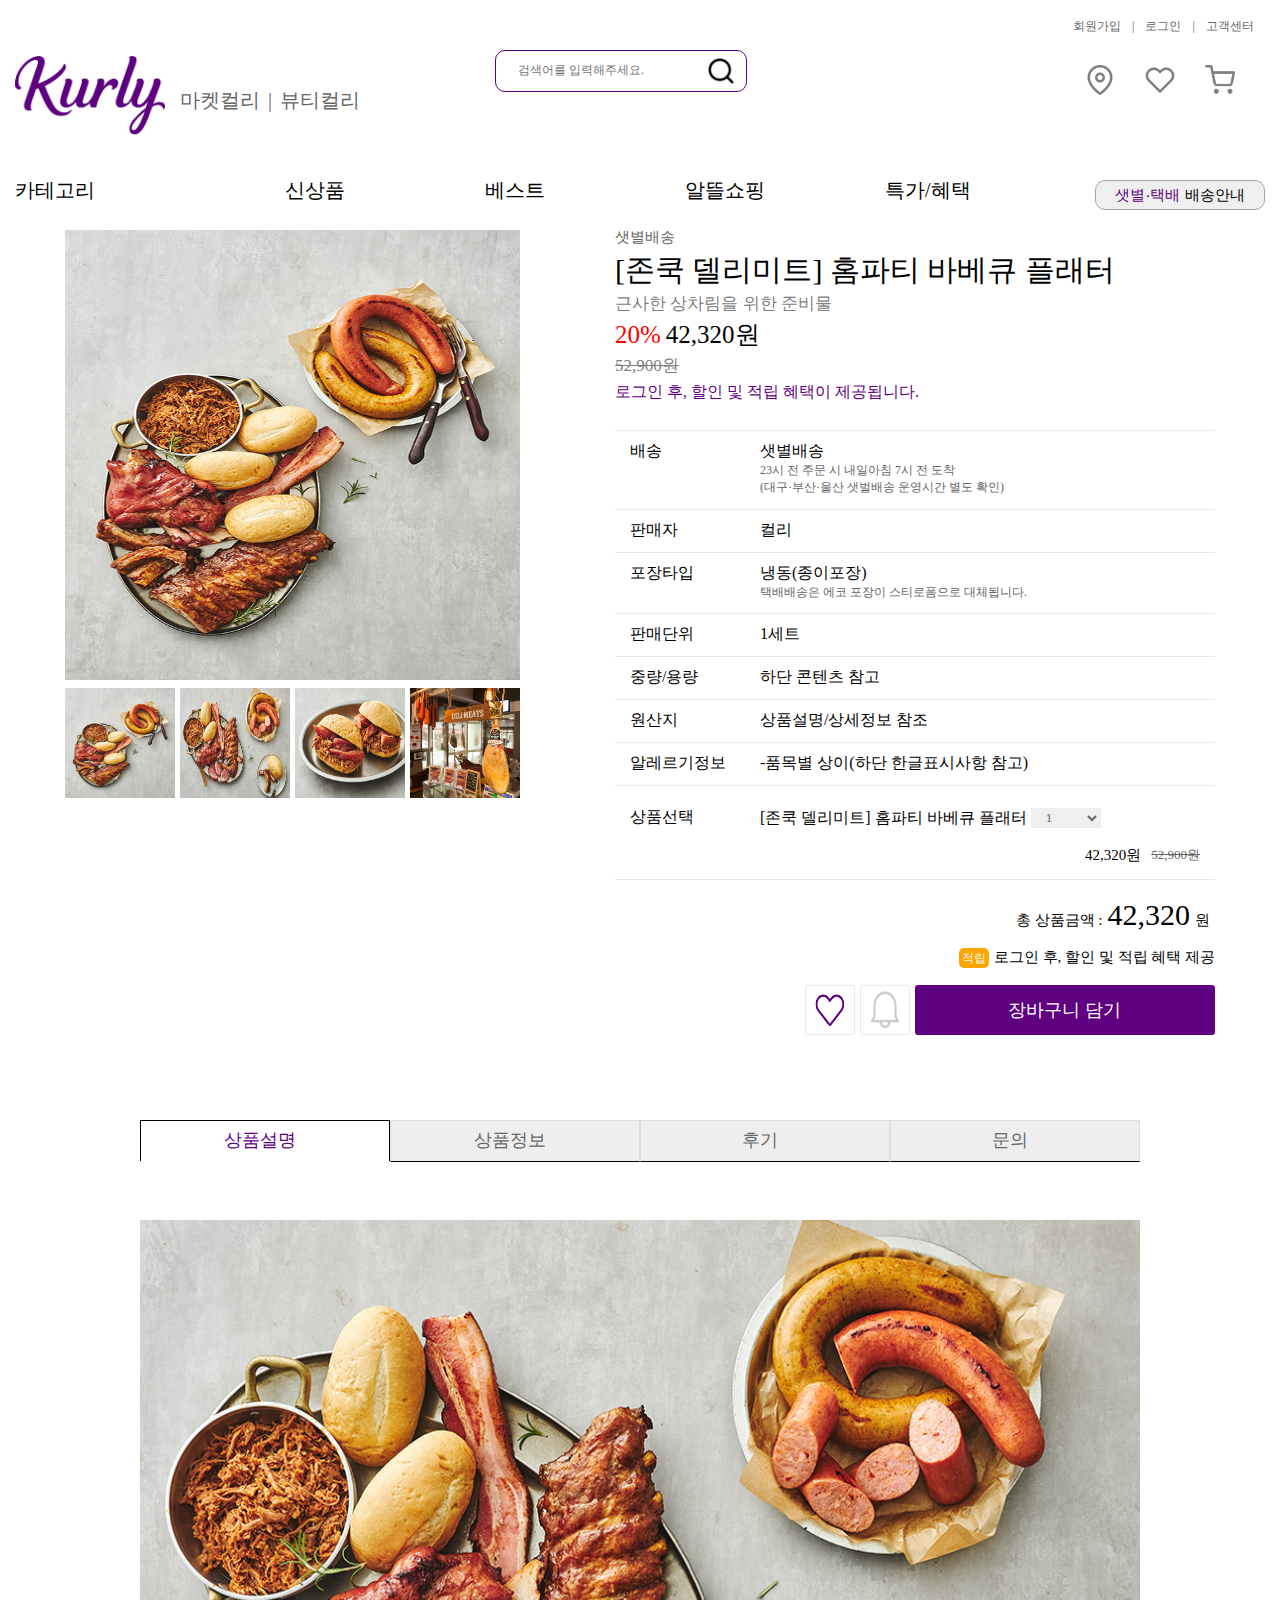
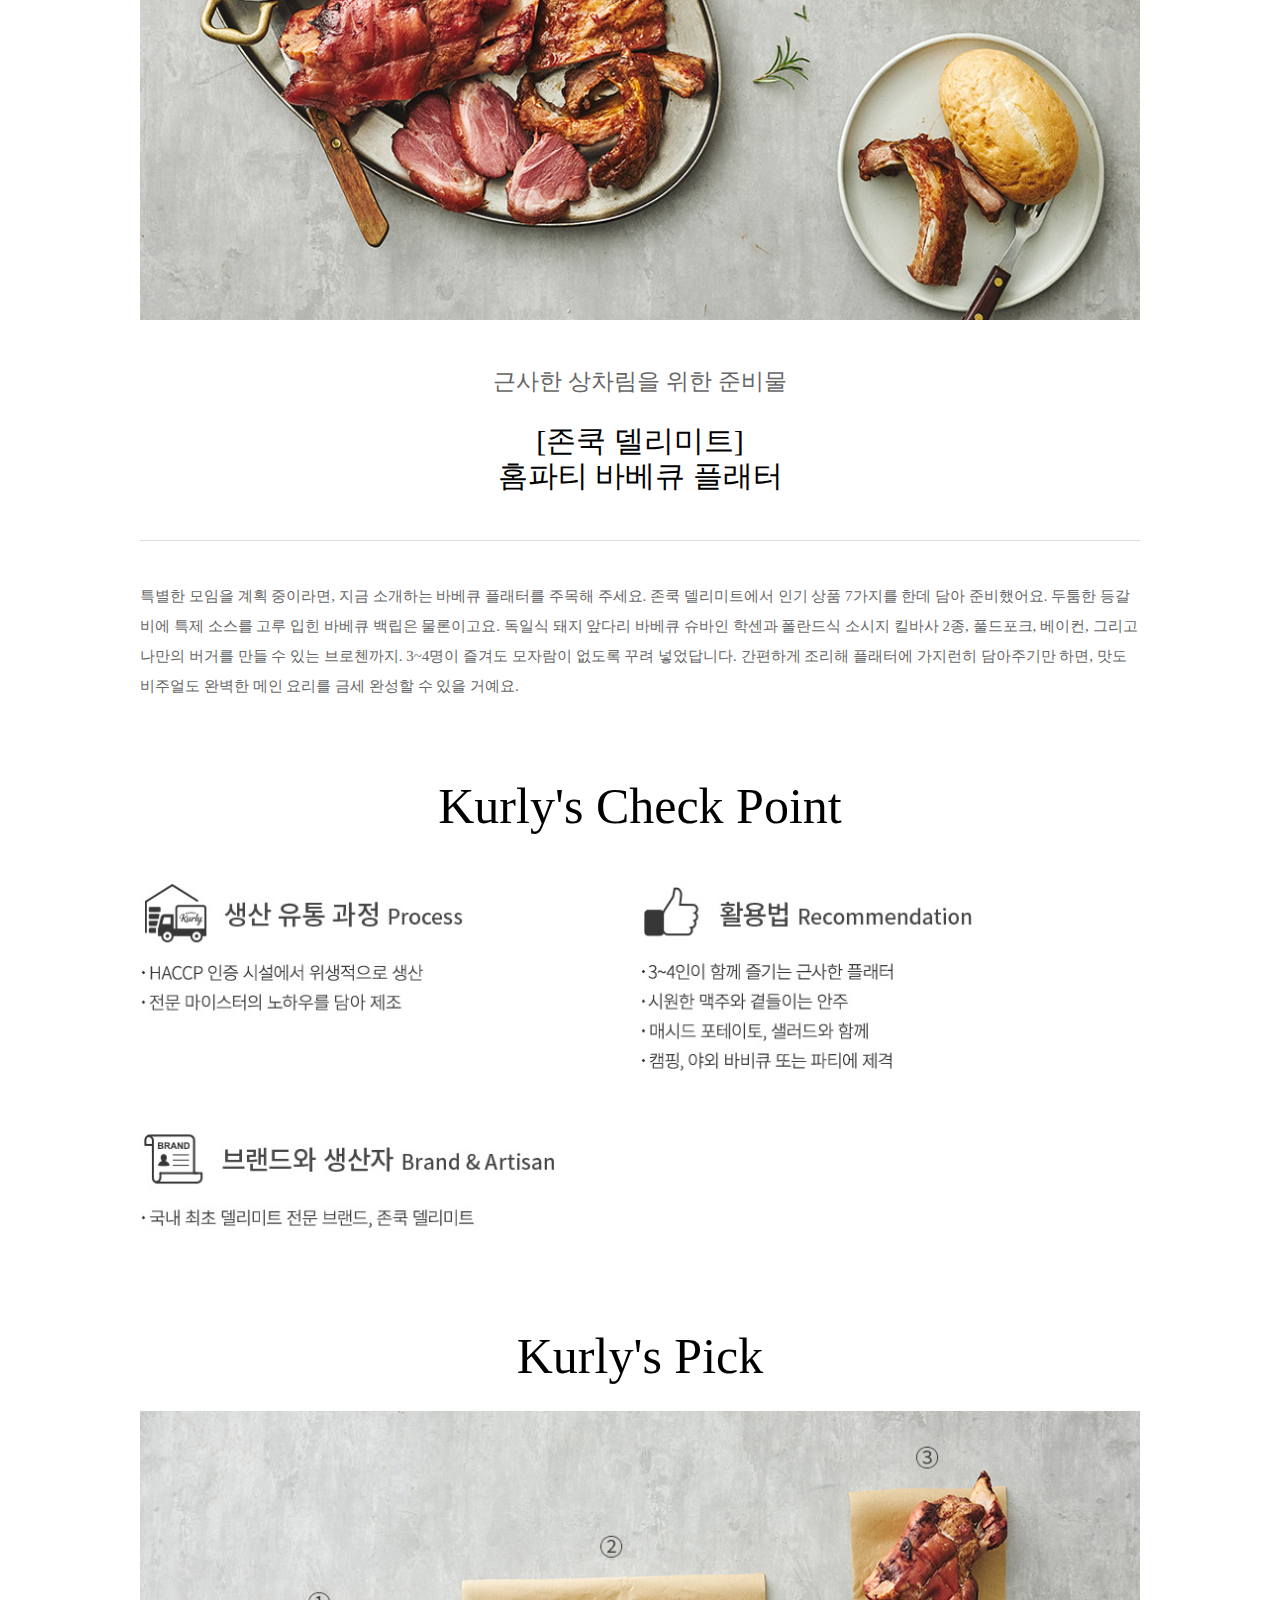
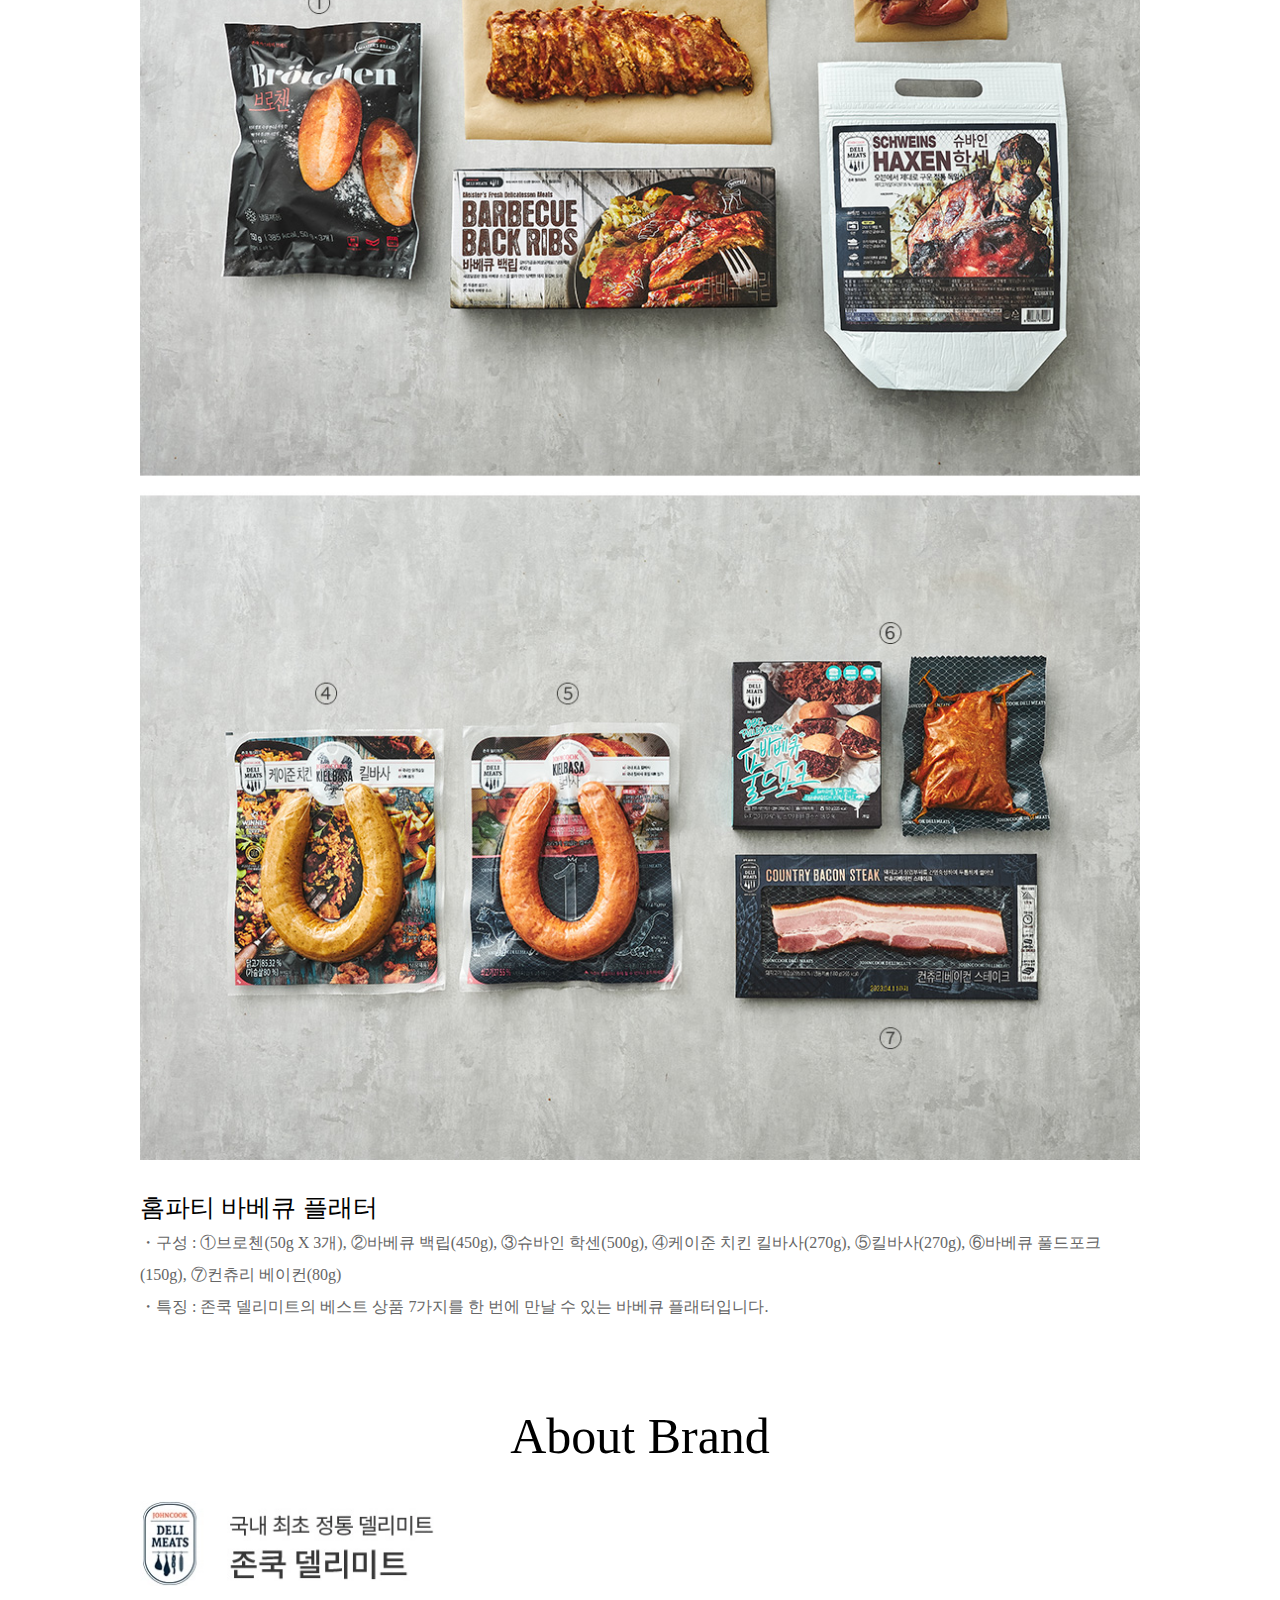
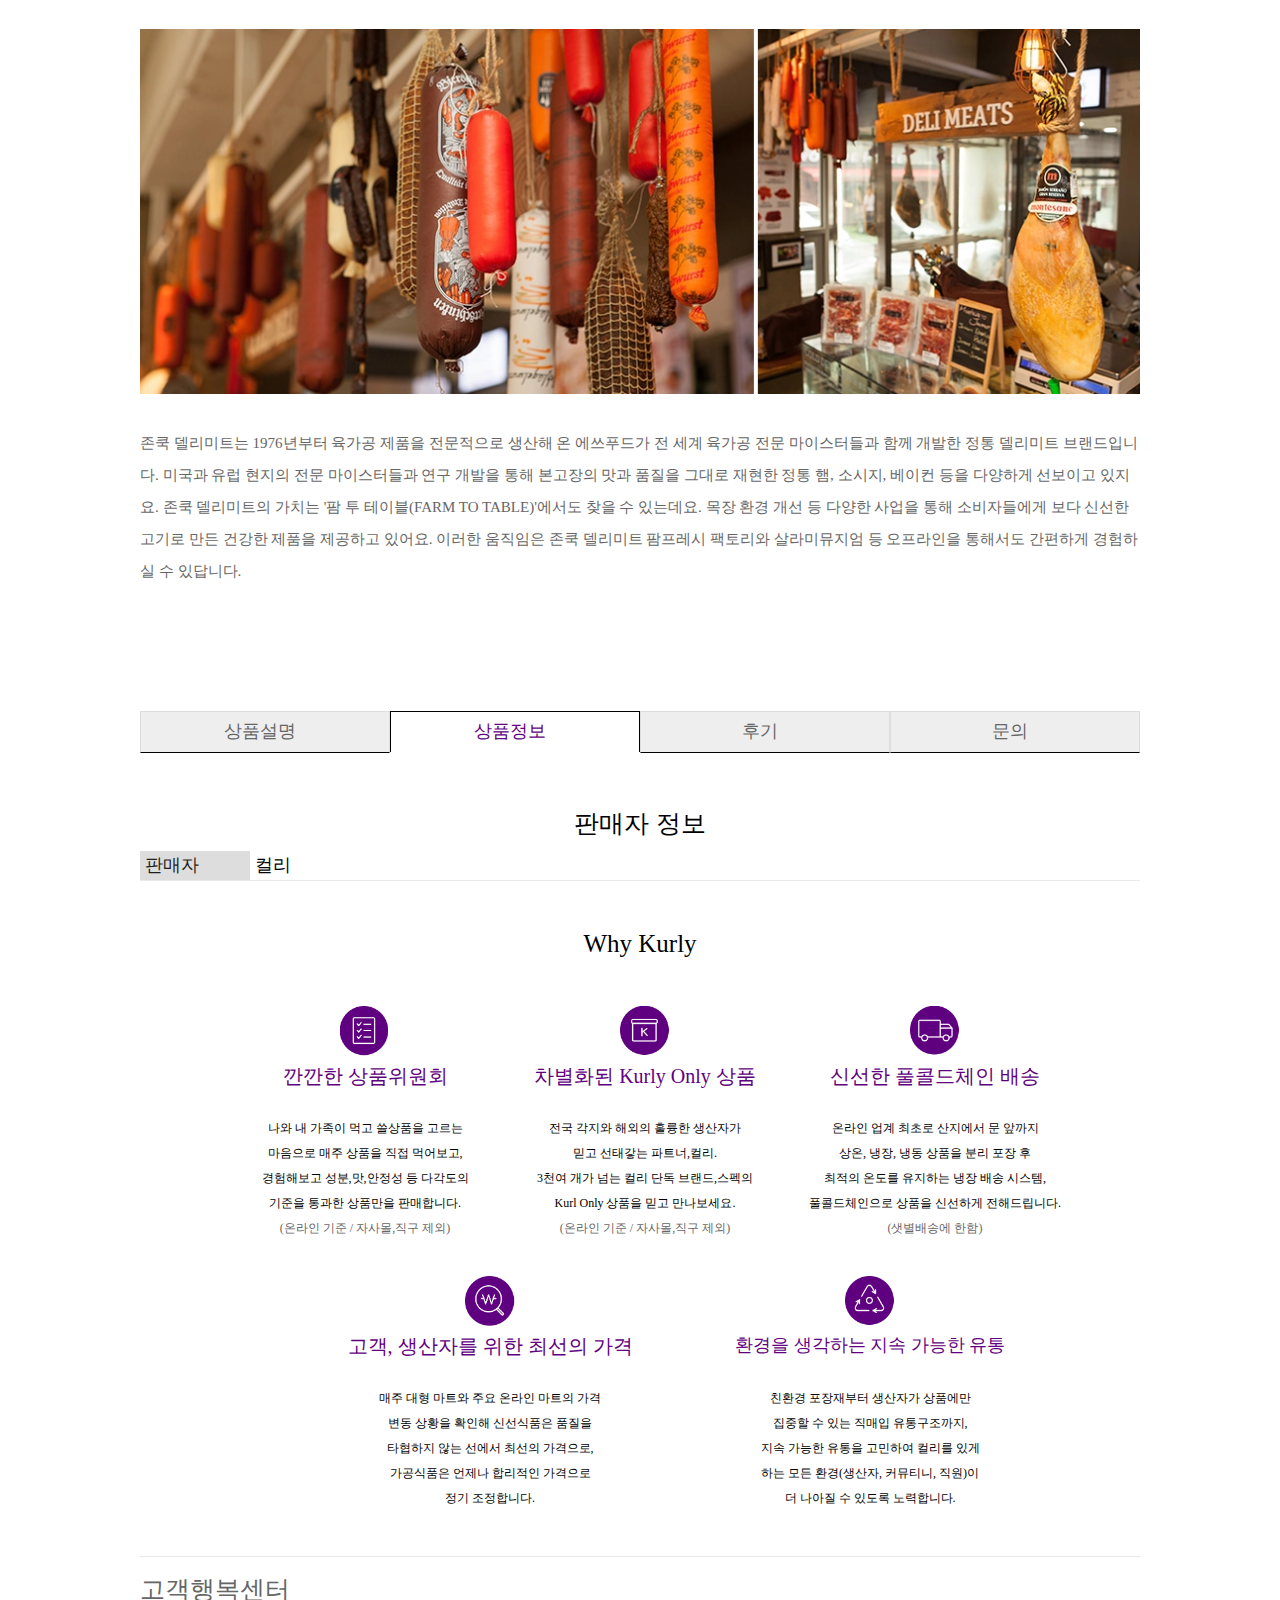
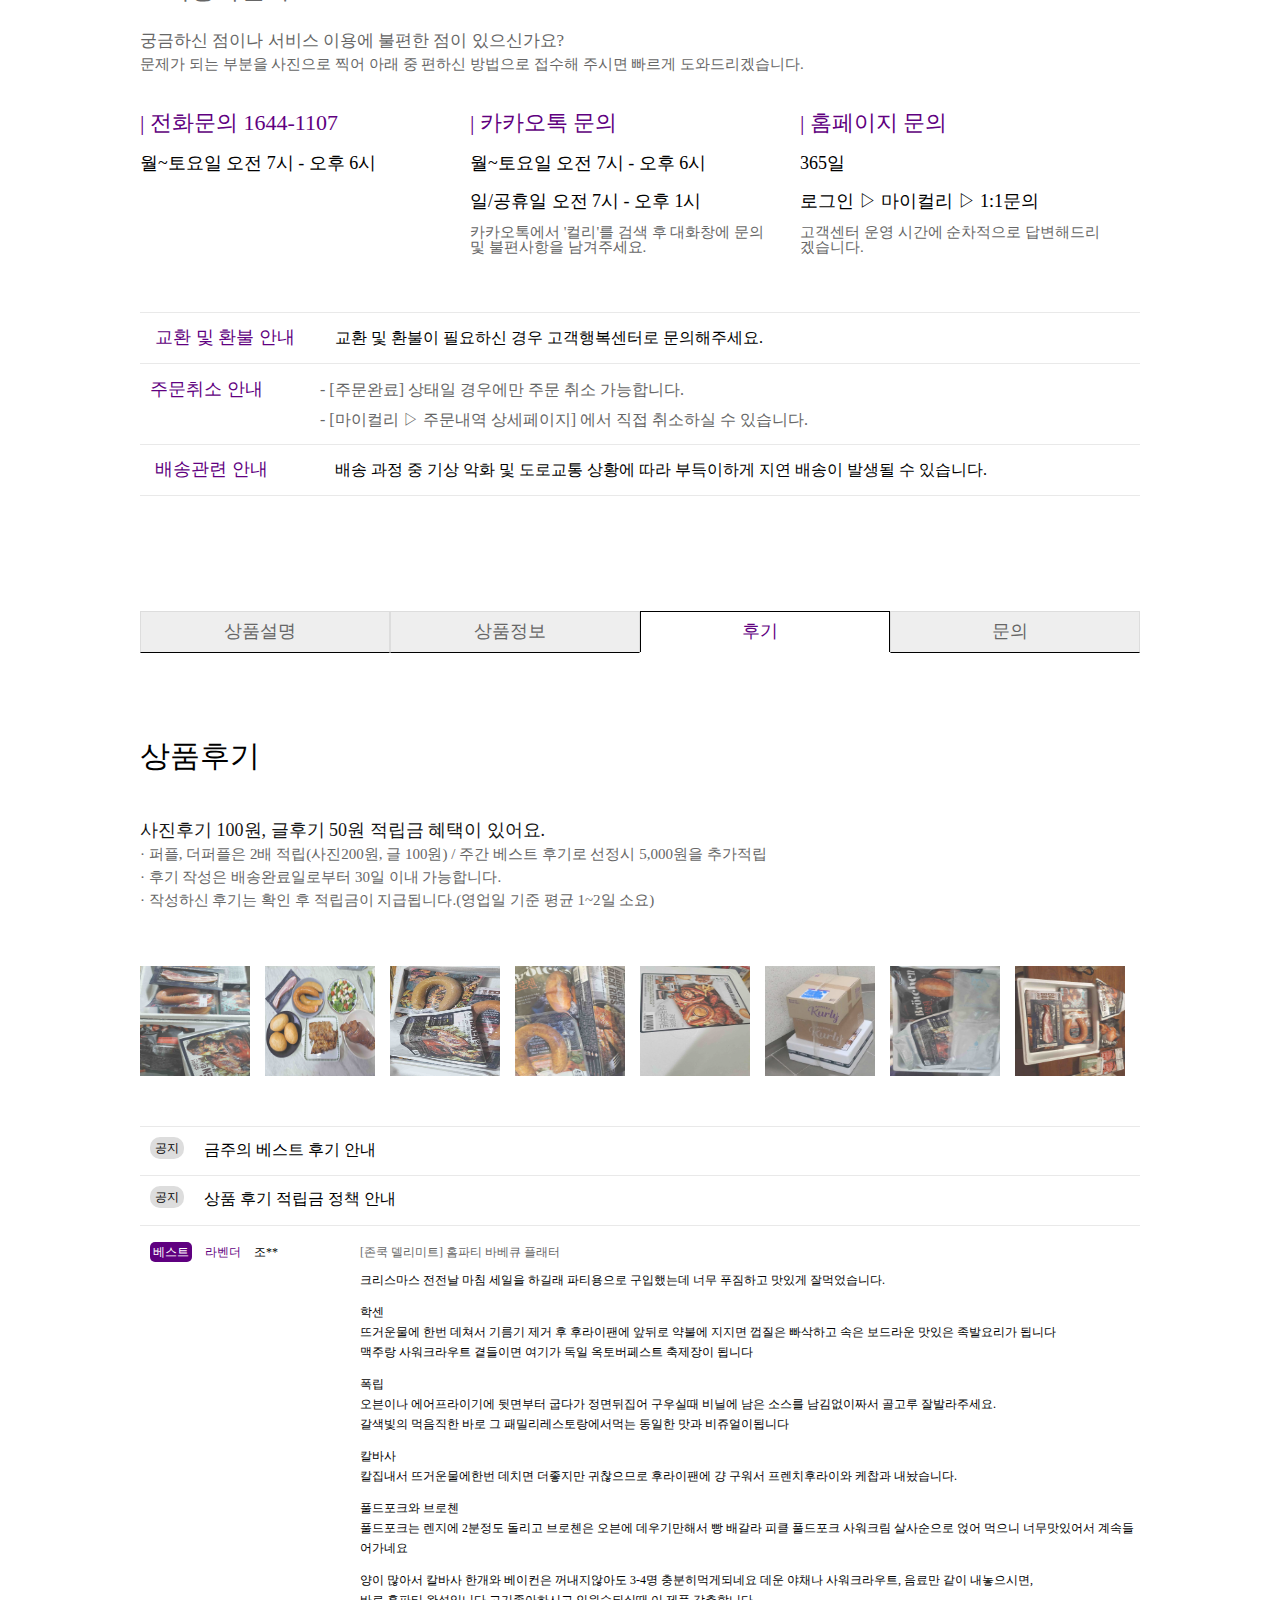
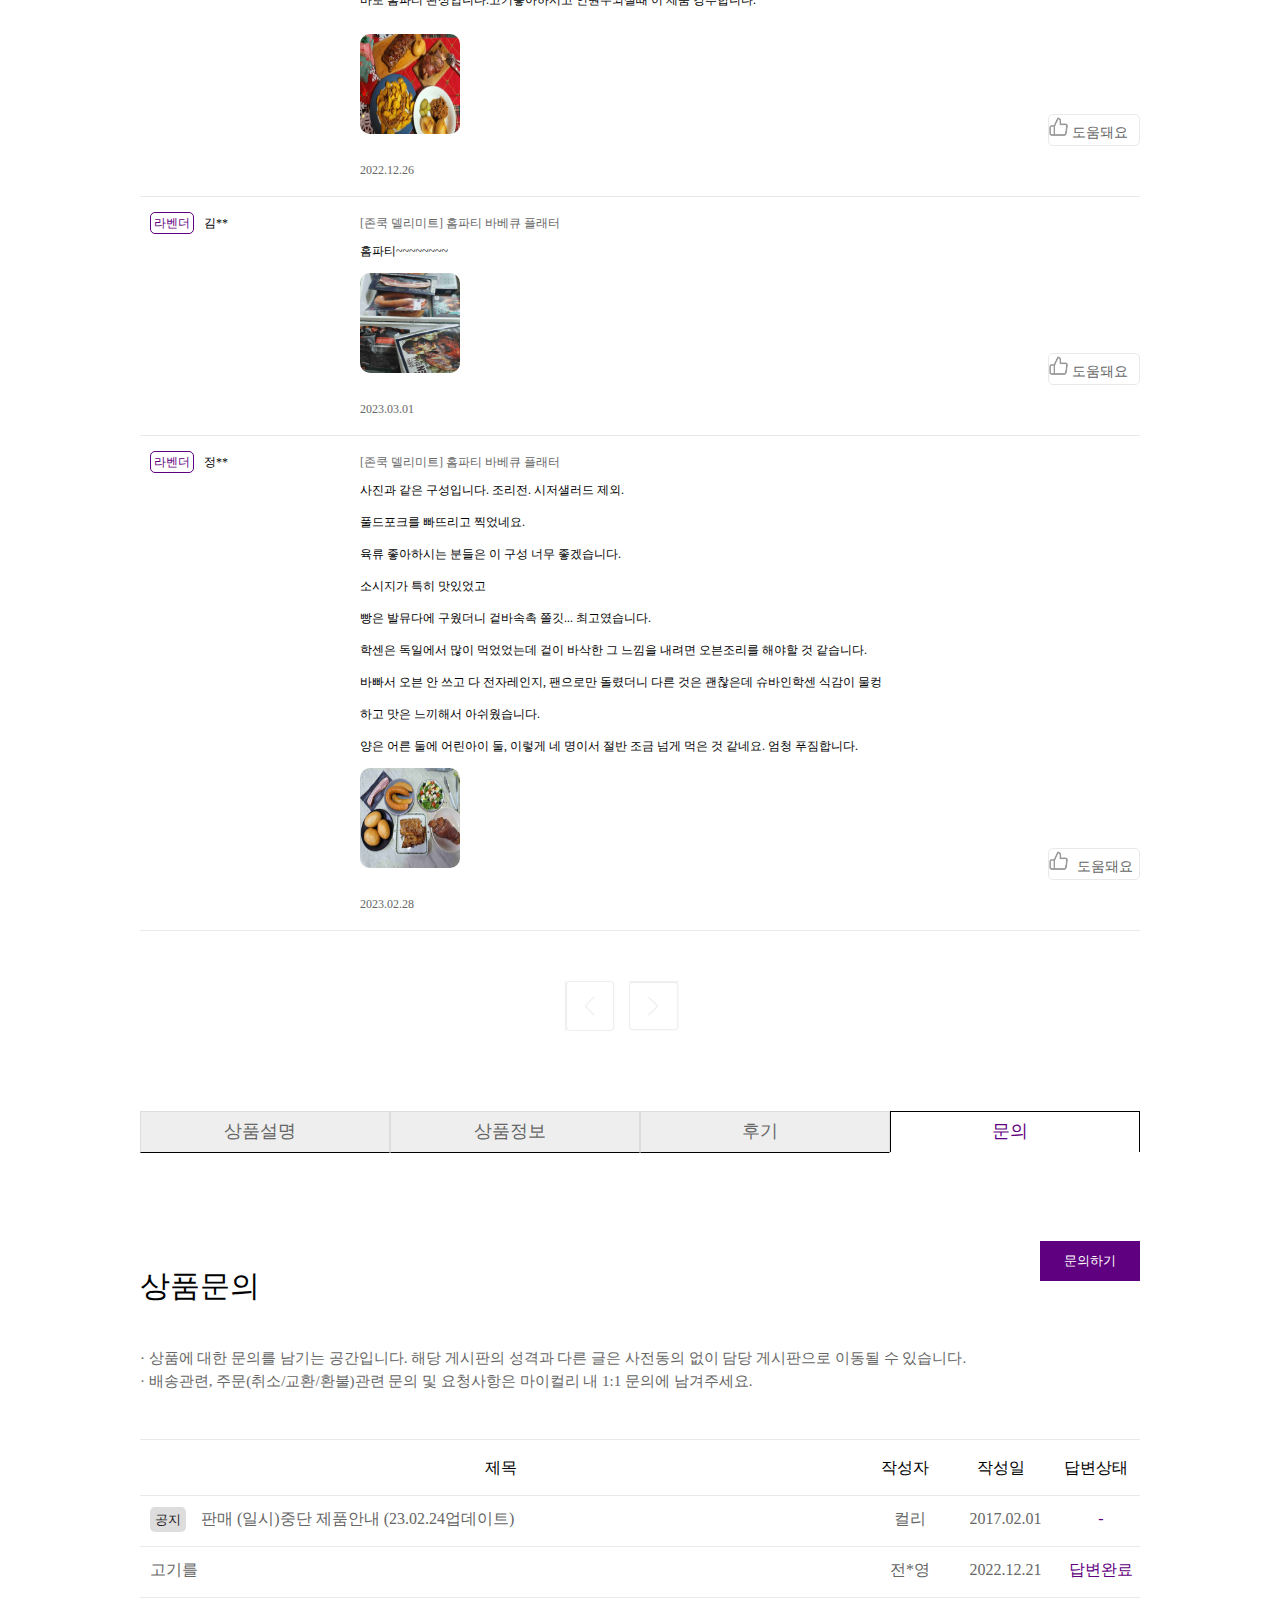
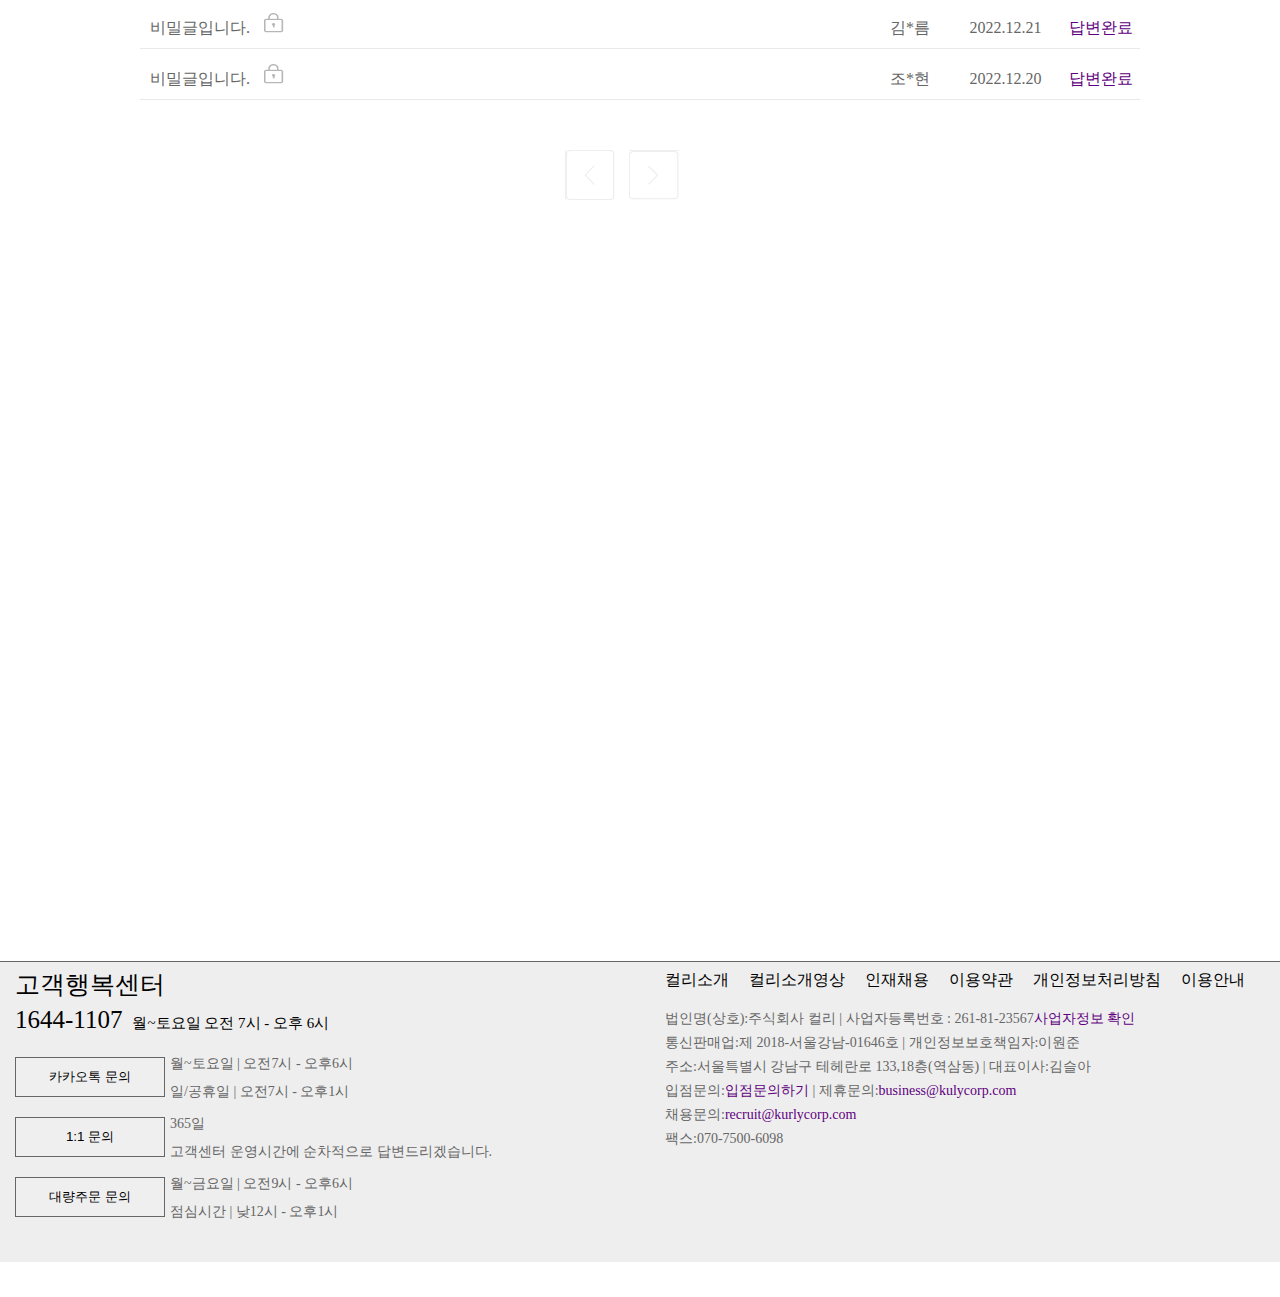
<file: sub.html>
<!DOCTYPE html>
<html lang="en">
<head>
    <meta charset="UTF-8">
    <meta http-equiv="X-UA-Compatible" content="IE=edge">
    <meta name="viewport" content="width=device-width, initial-scale=1.0">
    <title>Market Kurly</title>
    
    <link href="css/reset.css" rel="stylesheet">
    <link href="css/header.css" rel="stylesheet">
    <link href="css/sub_main.css" rel="stylesheet">
    <link href="css/sub_report.css" rel="stylesheet">
    <link href="css/sub_data.css" rel="stylesheet">
    <link href="css/sub_review.css" rel="stylesheet">
    <link href="css/sub_inquiry.css" rel="stylesheet">
    <link href="css/footer.css" rel="stylesheet">

    <script src="https://ajax.googleapis.com/ajax/libs/jquery/3.3.1/jquery.min.js"></script>
    <script src="js/jquery_3.6.4_min.js"></script>
    <script src="js/categori.js"></script>
    
</head>

<body>

    <!-- script -->
    <script>
        $(document).ready(function()
        {$("#mainbox li:first-child").mouseover(function(){
            $("#mimg").attr("src","img/sub_main.jpg");});
            
        $("#mainbox li:nth-child(2)").mouseover(function(){
            $("#mimg").attr("src","img/sub_main2.jpg");});
            
        $("#mainbox li:nth-child(3)").mouseover(function(){
            $("#mimg").attr("src","img/sub_main3.jpg");});

        $("#mainbox li:nth-child(4)").mouseover(function(){
            $("#mimg").attr("src","img/sub_main4.png");});
            });
    </script>

    <!-- header -->
    <header>

        <!-- login -->
        <div id="login">
            <ul>
                <li><a href="membership.html" target="_self">회원가입</a></li>
                <li>|</li>
                <li><a href="login.html" target="_self">로그인</a></li>
                <li>|</li>
                <li><a href="sub.html" target="_self">고객센터</a></li>
            </ul>
        </div>

        <!-- logo -->
        <div id="logo">
            <a href="index.html" target="_self"><img src="img/logo.png" alt="로고이미지"></a>
        </div>

        <!-- logotext -->
        <div id="logotext">
            <ul>
                <li><a href="#">마켓컬리</a></li>
                <li>|</li>
                <li><a href="#">뷰티컬리</a></li>
            </ul>
        </div>

        <!-- search -->
        <div id="search">
            <div class="scont">
                <input type="search" placeholder="검색어를 입력해주세요." name="search"> 
            </div>

            <div class="iconbox">
                <a href="sub.html" target="_self"><img src="img/search.png" alt="서치"></a>
            </div>
            
        </div>

        <!-- icon -->
        <div id="icon">

            <div class="iconbox">
                <a href="#"><img src="img/nav_icon3.png"alt="icon3">
            </div>

            <div class="iconbox">
                <a href="#"><img src="img/nav_icon2.png"alt="icon2">
            </div>

            <div class="iconbox">
                <a href="#"><img src="img/nav_icon1.png"alt="icon1">
            </div>

        </div>

        <!-- nav -->
        <nav>
            <ul class="categori">
                <li><a href="#">카테고리</a>
                    <ul class="camenu">
                        <li><a href="#">과일·채소</a>
                            <ul class="casub">
                                <li><a href="sub.html">친환경</a></li>
                                <li><a href="sub.html">제철과일</a></li>
                                <li><a href="sub.html">국산과일</a></li>
                                <li><a href="sub.html">수입과일</a></li>
                                <li><a href="sub.html">간편과일</a></li>
                                <li><a href="sub.html">냉동·과일</a></li>
                            </ul>
                        </li>

                        <li><a href="#">정육·계란</a>
                            <ul class="casub">
                                <li><a href="sub.html">국내산 소고기</a></li>
                                <li><a href="sub.html">수입산 소고기</a></li>
                                <li><a href="sub.html">돼지고기</a></li>
                                <li><a href="sub.html">계란류</a></li>
                                <li><a href="sub.html">양고기</a></li>
                                <li><a href="sub.html">닭·오리고기</a></li>
                            </ul>
                        </li>

                        <li><a href="#">수산·해산·건어물</a>
                            <ul class="casub">
                                <li><a href="sub.html">제철수산</a></li>
                                <li><a href="sub.html">생선류</a></li>
                                <li><a href="sub.html">굴비·반건류</a></li>
                                <li><a href="sub.html">오징어·낙지·문어</a></li>
                                <li><a href="sub.html">새우·게·랍스터</a></li>
                                <li><a href="sub.html">해산물·조개류</a></li>
                                <li><a href="sub.html">수산가공품</a></li>
                            </ul>
                        </li>

                        <li><a href="#">국·반찬·메인요리</a>
                            <ul class="casub">
                                <li><a href="sub.html">국·탕·찌개</a></li>
                                <li><a href="sub.html">밀키트·메인요리</a></li>
                                <li><a href="sub.html">밑반찬</a></li>
                                <li><a href="sub.html">두부·어묵·부침개</a></li>
                                <li><a href="sub.html">김치·젓갈·장류</a></li>
                            </ul>
                        </li>

                        <li><a href="#">샐러드·간편식</a>
                            <ul class="casub">
                                <li><a href="sub.html">샐러드·닭가슴살</a></li>
                                <li><a href="sub.html">도시락·밥류</a></li>
                                <li><a href="sub.html">파스타·면류</a></li>
                                <li><a href="sub.html">떡볶이·튀김·순대</a></li>
                                <li><a href="sub.html">피자·핫도그·만두</a></li>
                                <li><a href="sub.html">폭립·떡갈비</a></li>
                            </ul>
                        </li>

                        <li><a href="#">면·양념·오일</a>
                            <ul class="casub">
                                <li><a href="sub.html">파스타·면류</a></li>
                                <li><a href="sub.html">식초·소스·드레싱</a></li>
                                <li><a href="sub.html">양념·액젓·장류</a></li>
                                <li><a href="sub.html">식용유·참기름·오일</a></li>
                                <li><a href="sub.html">소금·설탕·향신료</a></li>
                            </ul>
                        </li>

                        <li><a href="#">생수·음료·우유</a>
                            <ul class="casub">
                                <li><a href="sub.html">생수·탄산수</a></li>
                                <li><a href="sub.html">음료·주스</a></li>
                                <li><a href="sub.html">우유·두유·요거트</a></li>
                                <li><a href="sub.html">커피</a></li>
                                <li><a href="sub.html">차</a></li>
                            </ul>
                        </li>

                        <li><a href="#">간식·과자·떡</a>
                            <ul class="casub">
                                <li><a href="sub.html">과자·스택·쿠키</a></li>
                                <li><a href="sub.html">초콜릿·젤리·캔디</a></li>
                                <li><a href="sub.html">떡·한과</a></li>
                            </ul>
                        </li>

                        <li><a href="#">베이커리·치즈·델리</a>
                            <ul class="casub">
                                <li><a href="sub.html">식빵·빵류</a></li>
                                <li><a href="sub.html">잼·버터</a></li>
                                <li><a href="sub.html">케이크·파이</a></li>
                                <li><a href="sub.html">치즈</a></li>
                            </ul>
                        </li>
                        
                        <li><a href="#">와인·위스키</a>
                            <ul class="casub">
                                <li><a href="sub.html">레드와인</a></li>
                                <li><a href="sub.html">화이트와인</a></li>
                                <li><a href="sub.html">위스키</a></li>
                            </ul>
                        </li>

                        <li><a href="#">생활용품·리빙</a>
                            <ul class="casub">
                                <li><a href="sub.html">휴지·티슈</a></li>
                                <li><a href="sub.html">세제·청소용품</a></li>
                                <li><a href="sub.html">화훼·인테리어소품</a></li>
                                <li><a href="sub.html">의약외품·마스크</a></li>
                                <li><a href="sub.html">캠핑용품</a></li>
                            </ul>
                        </li>
                    </ul>
                </li>
            </ul>

            <ul> 
                <li><a href="#">신상품</a></li>
                <li><a href="#">베스트</a></li>
                <li><a href="#">알뜰쇼핑</a></li>
                <li><a href="#">특가/혜택</a></li>
            </ul>

            <div class="navbox">
                <button><span>샛별</span>·<span>택배</span> 배송안내</button>
            </div>
        </nav>

    </header>


<!-- sub_main -->
    <div id="sub">
        <div id="imgbox">
            <img src="img/sub_main.jpg" alt="서브메인 사진" id="mimg" class="m1" >

            <div id ="mainbox">
                <ul>
                    <li><img src="img/sub_main.jpg" alt="mainbox1"></li>
                    <li><img src="img/sub_main2.jpg" alt="mainbox2"></li>
                    <li><img src="img/sub_main3.jpg" alt="mainbox3"></li>
                    <li><img src="img/sub_main4.png" alt="mainbox4"></li>
                </ul>
            </div>
        </div>

        <div id="textbox">
            <p>샛별배송</p>
            <h1>[존쿡 델리미트] 홈파티 바베큐 플래터</h1>
            <h2>근사한 상차림을 위한 준비물</h2>
            <h3><span>20%</span>42,320원</h3>
            <h4>52,900원</h4>
            <h5>로그인 후, 할인 및 적립 혜택이 제공됩니다.</h5>
        </div>

        <div id="tablebox">
            <table class="table1">
                <tr>
                    <td>배송</td>
                    <td>샛별배송
                        <p>23시 전 주문 시 내일아침 7시 전 도착</p>
                        <p>(대구·부산·울산 샛벌배송 운영시간 별도 확인)</p>
                    </td>
                </tr>

                <tr>
                    <td>판매자</td>
                    <td>컬리</td>
                </tr>

                <tr>
                    <td>포장타입</td>
                    <td>냉동(종이포장)
                        <p>택배배송은 에코 포장이 스티로폼으로 대체됩니다.</p>
                    </td>
                </tr>

                <tr>
                    <td>판매단위</td>
                    <td>1세트</td>
                </tr>

                <tr>
                    <td>중량/용량</td>
                    <td>하단 콘텐츠 참고</td>
                </tr>

                <tr>
                    <td>원산지</td>
                    <td>상품설명/상세정보 참조</td>
                </tr>

                <tr>
                    <td>알레르기정보</td>
                    <td>-품목별 상이(하단 한글표시사항 참고)</td>                    
                </tr>

                <tr>
                    <td>상품선택</td>
                    <td>[존쿡 델리미트] 홈파티 바베큐 플래터
                        <select name="select" id="select">
                            <option>1</option>
                            <option>2</option>
                            <option>3</option>
                            <option>4</option>
                            <option>5</option>
                            <option>6</option>
                        </select>

                        <span class="p1">52,900원</span>
                        <span class="p2">42,320원</span>
                        
                    </td>
                </tr>
            </table>
        </div>

        <div id="subbox">
            <h3>총 상품금액 :<span>42,320</span>원</h3><br><br><br>
            <h4><span>적립</span>로그인 후, 할인 및 적립 혜택 제공</h4>

            <div class="btnbox1">
                <button>장바구니 담기</button>
                <button><img src="img/subicon3.png"></button>
                <button><img src="img/subicon2.png"></button>
                
            </div>

        </div>
    </div>

<!-- sub1_report -->
<div id="sub1">
    <ul>
        <li><span><a href="#">상품설명</a></span></li>
        <li><a href="#">상품정보</a></li>
        <li><a href="#">후기</a></li>
        <li><a href="#">문의</a></li>
    </ul>
    
    <!-- report -->
    <div id="report">
        <div id="reportimg">
            <img src="img/report1.jpg" alt="report1">
        </div>

        <div class="reporttxext">
            <h3>근사한 상차림을 위한 준비물</h3>
            <h1>[존쿡 델리미트] <br>
            홈파티 바베큐 플래터</h1>
        </div>

        <div class="reporttextbox">
            <p>특별한 모임을 계획 중이라면, 지금 소개하는 바베큐 플래터를 주목해 주세요.
                존쿡 델리미트에서 인기 상품 7가지를 한데 담아 준비했어요.
                두툼한 등갈비에 특제 소스를 고루 입힌 바베큐 백립은 물론이고요.
                독일식 돼지 앞다리 바베큐 슈바인 학센과 폴란드식 소시지 킬바사 2종, 풀드포크, 베이컨, 그리고 나만의 버거를 만들 수 있는 브로첸까지.
                3~4명이 즐겨도 모자람이 없도록 꾸려 넣었답니다.
                간편하게 조리해 플래터에 가지런히 담아주기만 하면, 맛도 비주얼도 완벽한 메인 요리를 금세 완성할 수 있을 거예요.</p>
        </div>

        <div class="reportpoint">
            <h3>Kurly's Check Point</h3>
            <img src="img/reportpoint.webp" atl="rpoint1">
        </div>

        <div class="reportpick">
            <h3>Kurly's Pick</h3>
            <img src="img/reportpick.jpg" atl="rpick1">

            <p>
                <span>홈파티 바베큐 플래터</span><br>
                <b>・구성</b>
                : ①브로첸(50g X 3개), ②바베큐 백립(450g), ③슈바인 학센(500g), ④케이준 치킨 킬바사(270g), ⑤킬바사(270g), ⑥바베큐 풀드포크(150g), ⑦컨츄리 베이컨(80g)
                <br>
                <b>・특징</b>
                : 존쿡 델리미트의 베스트 상품 7가지를 한 번에 만날 수 있는 바베큐 플래터입니다. 

            </p>
        </div>

        <div class="reportbrand">
            <h3>About Brand</h3>
            <img src="img/brand1.webp" atl="rbrand1">
            <img src="img/brand2.webp" atl="rbrand2">
            <p>존쿡 델리미트는 1976년부터 육가공 제품을 전문적으로 생산해 온 에쓰푸드가 전 세계 육가공 전문 마이스터들과 함께 개발한 정통 델리미트 브랜드입니다.
                미국과 유럽 현지의 전문 마이스터들과 연구 개발을 통해 본고장의 맛과 품질을 그대로 재현한 정통 햄, 소시지, 베이컨 등을 다양하게 선보이고 있지요.
                존쿡 델리미트의 가치는 '팜 투 테이블(FARM TO TABLE)'에서도 찾을 수 있는데요.
                목장 환경 개선 등 다양한 사업을 통해 소비자들에게 보다 신선한 고기로 만든 건강한 제품을 제공하고 있어요.
                이러한 움직임은 존쿡 델리미트 팜프레시 팩토리와 살라미뮤지엄 등 오프라인을 통해서도 간편하게 경험하실 수 있답니다.</p>
        </div>

    </div>
</div>

<!-- sub2_data-->
<div id="sub2">
    <ul>
        <li><a href="#">상품설명</a></li>
        <li><span><a href="#">상품정보</a></span></li>
        <li><a href="#">후기</a></li>
        <li><a href="#">문의</a></li>
    </ul>

    <!-- data -->
    <div id="data">

        <h3>판매자 정보</h3>

        <table class="seller">
            <tr>
                <td><span>판매자</span></td>
                <td>컬리</td>
            </tr>
        </table>

        <h3>Why Kurly</h3>

        <!-- article box -->
        <article id="databox">

            <!-- art1 -->
            <div class="art1">
                <div class="art1img">
                    <img src="img/art1.PNG" alt="art1">
                </div>
                <h1>깐깐한 상품위원회</h1>

                <p>나와 내 가족이 먹고 쓸상품을 고르는<br>
                마음으로 매주 상품을 직접 먹어보고,<br>
                경험해보고 성분,맛,안정성 등 다각도의<br>
                기준을 통과한 상품만을 판매합니다.</p>
                <span>(온라인 기준 / 자사몰,직구 제외)</span>
            </div>

            <!-- art2 -->
            <div class="art2">
                <div class="art2img">
                    <img src="img/art2.PNG" alt="art2">
                </div>
                <h1>차별화된 Kurly Only 상품</h1>

                <p>전국 각지와 해외의 훌륭한 생산자가<br>
                믿고 선태갛는 파트너,컬리.<br>
                3천여 개가 넘는 컬리 단독 브랜드,스펙의<br>
                Kurl Only 상품을 믿고 만나보세요.</p>
                <span>(온라인 기준 / 자사몰,직구 제외)</span>
            </div>

            <!-- art3 -->
            <div class="art3">
                <div class="art3img">
                    <img src="img/art3.PNG" alt="art3">
                </div>
                <h1>신선한 풀콜드체인 배송</h1>

                <p>온라인 업계 최초로 산지에서 문 앞까지<br>
                상온, 냉장, 냉동 상품을 분리 포장 후<br>
                최적의 온도를 유지하는 냉장 배송 시스템,<br>
                풀콜드체인으로 상품을 신선하게 전해드립니다.</p>
                <span>(샛별배송에 한함)</span>
            </div>

            <!-- art4 -->
            <div class="art4">
                <div class="art4img">
                    <img src="img/art4.PNG" alt="art4">
                </div>
                <h1>고객, 생산자를 위한 최선의 가격</h1>

                <p>매주 대형 마트와 주요 온라인 마트의 가격<br>
                변동 상황을 확인해 신선식품은 품질을<br>
                타협하지 않는 선에서 최선의 가격으로,<br>
                가공식품은 언제나 합리적인 가격으로<br>
                정기 조정합니다.</p>
            </div>

            <!-- art5 -->
            <div class="art5">
                <div class="art5img">
                    <img src="img/art5.PNG" alt="art5">
                </div>
                <h1>환경을 생각하는 지속 가능한 유통</h1>

                <p>친환경 포장재부터 생산자가 상품에만<br>
                집중할 수 있는 직매입 유통구조까지,<br>
                지속 가능한 유통을 고민하여 컬리를 있게<br>
                하는 모든 환경(생산자, 커뮤티니, 직원)이<br>
                더 나아질 수 있도록 노력합니다.</p>
            </div>

        </article>

    <h1>고객행복센터</h1>
    <h2>궁금하신 점이나 서비스 이용에 불편한 점이 있으신가요?</h2>
    <p>문제가 되는 부분을 사진으로 찍어 아래 중 편하신 방법으로 접수해 주시면 빠르게 도와드리겠습니다.</p>
    
    <div id="asbox">
        <div class="as1">
            <h3>| 전화문의 1644-1107</h3>
            <p>월~토요일 오전 7시 - 오후 6시</p>
        </div>

        <div class="as2">
            <h3>| 카카오톡 문의</h3>
            <p>월~토요일 오전 7시 - 오후 6시</p>
            <p>일/공휴일 오전 7시 - 오후 1시</p>
            <h4>카카오톡에서 '컬리'를 검색 후 대화창에 문의 및 불편사항을 남겨주세요.</h4>
        </div>

        <div class="as3">
            <h3>| 홈페이지 문의</h3>
            <p>365일</p>
            <p>로그인 ▷ 마이컬리 ▷ 1:1문의</p>
            <h4>고객센터 운영 시간에 순차적으로 답변해드리겠습니다.</h4>
        </div>
    </div>

    <table id="tras">
        <tr class="ts1">
            <td>교환 및 환불 안내</td>
            <td>교환 및 환불이 필요하신 경우 고객행복센터로 문의해주세요.</td>
        </tr>

        <tr class="ts2">
            <td>주문취소 안내</td>
            <td>
                <p>- [주문완료] 상태일 경우에만 주문 취소 가능합니다.</p>
                <p>- [마이컬리 ▷ 주문내역 상세페이지] 에서 직접 취소하실 수 있습니다.</p>
            </td>
        </tr>

        <tr class="ts3">
            <td>배송관련 안내</td>
            <td>배송 과정 중 기상 악화 및 도로교통 상황에 따라 부득이하게 지연 배송이 발생될 수 있습니다.</td>
        </tr>
    </table>

    </div>
</div>


<!-- sub3_review-->
<div id="sub3">
    <ul>
        <li><a href="#">상품설명</a></li>
        <li><a href="#">상품정보</a></li>
        <li><span><a href="#">후기</a></span></li>
        <li><a href="#">문의</a></li>
    </ul>

    <h1>상품후기</h1>
    <h2>사진후기 100원, 글후기 50원 적립금 혜택이 있어요.</h2>
    <p>· 퍼플, 더퍼플은 2배 적립(사진200원, 글 100원) / 주간 베스트 후기로 선정시 5,000원을 추가적립</p>
    <p>· 후기 작성은 배송완료일로부터 30일 이내 가능합니다.</p>
    <p>· 작성하신 후기는 확인 후 적립금이 지급됩니다.(영업일 기준 평균 1~2일 소요)</p>

    <!-- review img box -->
    <div id="reviewimg">
        <div class="rvimg">
            <a href="#"><img src="img/rvimg1.jpeg" alt="rvimg1"></a>
        </div>

        <div class="rvimg">
            <a href="#"><img src="img/rvimg2.jpeg" alt="rvimg2"></a>
        </div>

        <div class="rvimg">
            <a href="#"><img src="img/rvimg3.jpeg" alt="rvimg3"></a>
        </div>

        <div class="rvimg">
            <a href="#"><img src="img/rvimg4.jpeg" alt="rvimg4"></a>
        </div>

        <div class="rvimg">
            <a href="#"><img src="img/rvimg5.jpeg" alt="rvimg5"></a>
        </div>

        <div class="rvimg">
            <a href="#"><img src="img/rvimg6.jpg" alt="rvimg6"></a>
        </div>

        <div class="rvimg">
            <a href="#"><img src="img/rvimg7.jpeg" alt="rvimg7"></a>
        </div>

        <div class="rvimg">
            <a href="#"><img src="img/rvimg8.jpeg" alt="rvimg8"></a>
        </div>
    </div>

    <!-- review -->
    <div id="review">
        
        <!-- review notice -->
        <table class="rev1">
            <tr>
                <td><span>공지</span><a href="#">금주의 베스트 후기 안내</a></td>
            </tr>
        </table>

        <table class="rev2">
            <tr>
                <td><span>공지</span><a href="#">상품 후기 적립금 정책 안내</a></td>
            </tr>
        </table>

        <!-- review box1 -->
        <table class="revbox1">
            <tr>
                <td><span class="vest">베스트</span><span class="ravender">라벤더</span><span class="name">조**</span></td>
                <td>[존쿡 델리미트] 홈파티 바베큐 플래터<br><br>
                    <p>크리스마스 전전날 마침 세일을 하길래 파티용으로 구입했는데 너무 푸짐하고 맛있게 잘먹었습니다.</p><br>
                    <p>학센</p>
                    <p>뜨거운물에 한번 데쳐서 기름기 제거 후 후라이팬에 앞뒤로 약불에 지지면 껍질은 빠삭하고 속은 보드라운 맛있은 족발요리가 됩니다<br>
                        맥주랑 사워크라우트 곁들이면 여기가 독일 옥토버페스트 축제장이 됩니다</p><br>

                    <p>폭립</p>
                    <p>오븐이나 에어프라이기에 뒷면부터 굽다가 정면뒤집어 구우실때 비닐에 남은 소스를 남김없이짜서 골고루 잘발라주세요.<br>
                        갈색빛의 먹음직한 바로 그 패밀리레스토랑에서먹는 동일한 맛과 비쥬얼이됩니다</p><br>
                    
                    <p>칼바사</p>
                    <p>칼집내서 뜨거운물에한번 데치면 더좋지만 귀찮으므로 후라이팬에 걍 구워서 프렌치후라이와 케찹과 내놨습니다.</p><br>

                    <p>풀드포크와 브로첸</p>
                    <p>풀드포크는 렌지에 2분정도 돌리고 브로첸은 오븐에 데우기만해서 빵 배갈라 피클 풀드포크 사워크림 살사순으로 얹어 먹으니 너무맛있어서 계속들어가네요</p><br>

                    <p>양이 많아서 칼바사 한개와 베이컨은 꺼내지않아도 3-4명 충분히먹게되네요 데운 야채나 사워크라우트, 음료만 같이 내놓으시면,<br>
                        바로 홈파티 완성입니다.고기좋아하시고 인원수되실때 이 제품 강추합니다.</p><br><br>

                    <a href="#"><img src="img/revbox1.jpg" alt="revbox1"></a>

                    <span class="days">2022.12.26</span>

                    <span id="revbtn">
                        <span class="revbtnicon">
                            <img src="img/revicon.PNG" alt="revicon">
                        </span>
                        <span class="helf"><a href="#">도움돼요</a></span>
                    </span>
                </td>
            </tr>
        </table>

    <!-- review box2 -->
        <table class="revbox2">
            <tr>
                <td><span class="ravender">라벤더</span><span class="name">김**</span></td>
                <td>[존쿡 델리미트] 홈파티 바베큐 플래터<br><br>
                    <p>홈파티~~~~~~~~</p><br>

                    <a href="#"><img src="img/revbox2.jpeg" alt="revbox2"></a>

                    <span class="days">2023.03.01</span>

                    <span id="revbtn">
                        <span class="revbtnicon">
                            <img src="img/revicon.PNG" alt="revicon">
                        </span>
                        <span class="helf"><a href="#">도움돼요</a></span>
                    </span>
                </td>
            </tr>
        </table>
        
        <!-- review box3 -->
        <table class="revbox3">
            <tr>
                <td><span class="ravender">라벤더</span><span class="name">정**</span></td>
                <td>[존쿡 델리미트] 홈파티 바베큐 플래터<br><br>
                    <p>사진과 같은 구성입니다. 조리전. 시저샐러드 제외.</p><br>
                    <p>풀드포크를 빠뜨리고 찍었네요.</p><br>
                    <p>육류 좋아하시는 분들은 이 구성 너무 좋겠습니다.</p><br>
                    <p>소시지가 특히 맛있었고</p><br>
                    <p>빵은 발뮤다에 구웠더니 겉바속촉 쫄깃... 최고였습니다.</p><br>
                    <p>학센은 독일에서 많이 먹었었는데 겉이 바삭한 그 느낌을 내려면 오븐조리를 해야할 것 같습니다.</p><br>
                    <p>바빠서 오븐 안 쓰고 다 전자레인지, 팬으로만 돌렸더니 다른 것은 괜찮은데 슈바인학센 식감이 물컹</p><br>
                    <p>하고 맛은 느끼해서 아쉬웠습니다.</p><br>
                    <p>양은 어른 둘에 어린아이 둘, 이렇게 네 명이서 절반 조금 넘게 먹은 것 같네요. 엄청 푸짐합니다.</p><br>

                    <a href="#"><img src="img/revbox3.jpeg" alt="revbox3"></a>

                    <span class="days">2023.02.28</span>

                    <span id="revbtn">
                        <span class="revbtnicon">
                            <img src="img/revicon.PNG" alt="revicon">
                        </span>
                        <span class="helf"><a href="#">도움돼요</a></span>
                    </span>
                </td>
            </tr>
        </table>

        <div id="reviewbtn">
            <button class="btnleft"><img src="img/inqbtnl.PNG" alt="btnleft"></button>
            <button class="btnright"><img src="img/inqbtnr.PNG" alt="btnright"></button>
        </div>

    </div>
</div>


<!-- sub4_inquiry -->
<div id="sub4">
    <ul>
        <li><a href="#">상품설명</a></li>
        <li><a href="#">상품정보</a></li>
        <li><a href="#">후기</a></li>
        <li><span><a href="#">문의</a></span></li>
    </ul>

    <button class="btninq">문의하기</button>

    <h1>상품문의</h1>
    <p>· 상품에 대한 문의를 남기는 공간입니다. 해당 게시판의 성격과 다른 글은 사전동의 없이 담당 게시판으로 이동될 수 있습니다.</p>
    <p>· 배송관련, 주문(취소/교환/환불)관련 문의 및 요청사항은 마이컬리 내 1:1 문의에 남겨주세요.</p>

    <!-- inquiry -->
    <div id="inquiry">
        <table>
            <tr>
                <th class="th1">제목</th>
                <th class="th2">작성자</th>
                <th class="th3">작성일</th>
                <th class="th4">답변상태</th>
            </tr>

            <tr>
                <td class="td1"><span>공지</span><a href="#">판매 (일시)중단 제품안내 (23.02.24업데이트)</a></td>
                <td class="td2">컬리</td>
                <td class="td3">2017.02.01</td>
                <td class="td4">-</td>
            </tr>

            <tr>
                <td class="td1"><a href="#">고기를</a></td>
                <td class="td2">전*영</td>
                <td class="td3">2022.12.21</td>
                <td class="td4">답변완료</td>
            </tr>

            <tr>
                <td class="td1"><a href="#">비밀글입니다.</a>
                <img src="img/inquriyicon.PNG" alt="inquiryicon"></td>
                <td class="td2">김*름</td>
                <td class="td3">2022.12.21</td>
                <td class="td4">답변완료</td>
            </tr>

            <tr>
                <td class="td1"><a href="#">비밀글입니다.</a>
                    <img src="img/inquriyicon.PNG" alt="inquiryicon"></td>
                <td class="td2">조*현</td>
                <td class="td3">2022.12.20</td>
                <td class="td4">답변완료</td>
            </tr>
        </table>

        <div id="inqbtn">
            <button class="btnleft"><img src="img/inqbtnl.PNG" alt="btnleft"></button>
            <button class="btnright"><img src="img/inqbtnr.PNG" alt="btnright"></button>
        </div>

    </div>
</div>

<!-- footer -->
    <footer>
        <!-- footer_as -->
        <div id="center">
            <div id="as">
                <h3>고객행복센터</h3>
                <h3>1644-1107<span>월~토요일 오전 7시 - 오후 6시</span></h3>

                <div class="fotbtn">
                    <button>카카오톡 문의</button>
                    <p>월~토요일 | 오전7시 - 오후6시<br><br>
                    일/공휴일 | 오전7시 - 오후1시</p>

                    <button>1:1 문의</button>
                    <p>365일<br><br>
                    고객센터 운영시간에 순차적으로 답변드리겠습니다.</p>

                    <button>대량주문 문의</button>
                    <p>월~금요일 | 오전9시 - 오후6시<br><br>
                    점심시간 | 낮12시 - 오후1시</p>
                </div>
            </div>

        <!-- footer_company -->
            <div id="company">
                <div class="cp">
                    <ul>
                        <li><a href="#">컬리소개</a></li>
                        <li><a href="#">컬리소개영상</a></li>
                        <li><a href="#">인재채용</a></li>
                        <li><a href="#">이용약관</a></li>
                        <li><a href="#">개인정보처리방침</a></li>
                        <li><a href="#">이용안내</a></li>
                    </ul>
                </div>

                <div class="cpp">
                    <p>법인명(상호):주식회사 컬리 | 사업자등록번호 : 261-81-23567<span><a href="#">사업자정보 확인</a></span></p>
                    <p>통신판매업:제 2018-서울강남-01646호 | 개인정보보호책임자:이원준</p>
                    <p>주소:서울특별시 강남구 테헤란로 133,18층(역삼동) | 대표이사:김슬아</p>
                    <p>입점문의:<span><a href="#">입점문의하기</a></span> | 제휴문의:<span><a href="#">business@kulycorp.com</a></span></p>
                    <p>채용문의:<span><a href="#">recruit@kurlycorp.com</a></span></p>
                    <p>팩스:070-7500-6098</p>
                </div>
            </div>
        </div>
    </footer>
</body>
</html>
</file>
<file: css/header.css>
@charset "utf-8";

/* header */
header {width:1250px; height:220px; margin: 0 auto;}

/* login */
#login {width: 200px; height:30px; float: right; margin:10px 0 20px 0;}
#login > ul > li {text-decoration: none; font-size: 12px; color: #666; float :left; margin:10px 3px;}
#login > ul > li > a {text-decoration: none; font-size: 12px; color: #666; float:left; margin:0 5px;}


/* logo */
#logo {width: 150px; height:80px; float: left; margin: 55px 0 30px 0;}
#logo > a > img {width: 100%; height: 100%;}

/* logotext */
#logotext {width: 270px; height:80px; float:left; margin: 70px 0 30px 10px;}
#logotext > ul > li {text-decoration: none; font-size: 20px; color: #666; float :left; margin:20px 3px;}
#logotext > ul > li > a {text-decoration: none; font-size: 20px; color: #666; float:left; margin:0 2px;}
#logotext > ul > li >a:hover {color:#5f0080;}

/* search*/
#search {width: 250px; height:40px; float:left; margin:50px 30px 40px 50px; border:1px solid #5f0080; border-radius:10px;}
#search > .iconbox {width: 40px; height: 40px; float: right; margin-top: -35px;}
#search > .iconbox > a > img {width: 30px; height: 30px; border-color: #5f0080;}

/*search-form*/
#search > .scont {width: 150px; height: 30px; margin: 10px 0 0 20px; border: none;}
input[type="search"] {width:150px; font-family:"돋움"; font-size:12px; color:#666; background-color:#fff; border: none;}

/* icon */
#icon {width:300px; height:50px; float:right; margin:5px 0 10px 0;}
#icon > .iconbox {width: 30px; height: 30px; float: right; margin:0 30px 10px 0;}
#icon > .iconbox > a > img {width: 100%; height: 100%; opacity: 0.5; }
#icon > .iconbox > a > img:hover {cursor: pointer; opacity: 1;}

/* nav */
nav {width:100%; height:50px; float:left; }

nav > .categori {width:250px; height:50px; float: left; }
nav > .categori > li { margin: -20px 0 0 -20px; padding: 0 0 10px 0;text-align: left; position: relative; }
nav > .categori > li > a { font-size: 20px; color:#000; display: block; text-transform: uppercase;}
nav > .categori > li > a:hover {color: #5f0080;} 


nav > .categori > li > .camenu { width: 200px; display: none; margin-left: 10px; position: relative;
    background-color: #fff; color:#5f0080; }
nav > .categori > li > .camenu > li > a {padding-left: 10px; margin-top: 5px; line-height: 30px; 
    text-decoration: none; background-color: #fff; color:#5f0080; display: block;}
nav > .categori > li > .camenu > li > a:hover {background-color: #dcdcdc; color: #5f0080; display: block; }


nav > .categori > li > .camenu > li > .casub { width: 170px; height: 380px; position: absolute; line-height: 40px;
    background-color: #dcdcdc; color:#5f0080; top:0px; left:200px; z-index: 3; display: none;}
nav > .categori > li > .camenu > li > .casub > li > a {margin-left: 10px; line-height: 40px; text-decoration: none; background-color: #dcdcdc; color:#5f0080; display: block;}
nav > .categori > li > .camenu > li > .casub > li > a:hover {color: #fff; display: block;}


/* menu */
nav > ul > li {width:200px; height:50px; float: left;}
nav > ul > li > a {font-size: 20px; text-decoration: none; color: #000; margin:20px;}
nav > ul > li > a:hover {color: #5f0080;}

nav > .navbox {width:200px; height: 50px; float:right;}
nav > .navbox > button {width:170px; height:30px ;float: right; border-radius: 10px; border:1px solid #a7a5a5; font-size: 15px;}
nav > .navbox > button > span {color: #5f0080;}
nav > .navbox > button:hover {cursor: pointer;}
</file>
<file: css/section.css>
@charset "utf-8";

/* slider */
#slidewrap {width:1500px; height: 450px; margin: 0 auto; margin-top: 10px; overflow: hidden;}

.slide {width:3000px;}
.slide > li {width:1500px; height: 450px; float: left; }
.slide > li > img {width:100%; height: 100%;}

#slidewrap > span {position: absolute; top: 50%; display: block; font-size: 38px; color: #fff; line-height:20px;
    background-color: #5f0080; cursor: pointer; height: 30px; transform: translateY(-50%); opacity: 0.8;}
#slidewrap > span:hover{background-color: #fff; color:#5f0080; opacity: 1;}

#slidewrap > .prev {left:12%; border-radius: 20px; padding : 5px;}
#slidewrap > .next {right:12%; border-radius: 20px; padding : 5px;}

/* section */
section {width: 1250px; height: 3600px; margin: 0 auto;}

/*product */
section > #product {width: 1250px; height:900px; margin:0 auto; margin:50px 0 0 0;}
section > #product > h3 {font-size: 30px; color: #000; text-align: center; margin: 80px 0 50px 0;}

section > #product > .box {width:300px; height:450px; box-sizing: 4px 4px 4px #eee; float: left; overflow: hidden;}
section > #product > .box > a > img{width: 100%; height: 300px; opacity:0.9;}
section > #product > .box > a > img:hover {transition: 0.5s; opacity:1;}

section > #product > .box > p > a {text-decoration: none; float :left; margin: 5px;
    color: #000; padding: 10px 0 0 0; display: block; width:250px;}
section > #product > .box > h5 > a {text-decoration: none; float :left; margin: 5px;
    color: #000; padding: 10px 0 0 0; display: block; width:250px;}

section > #product > div:first-of-type {margin: 30px 10px 0 0px;}
section > #product > div:nth-of-type(2) {margin: 30px 10px 0 0px;}
section > #product > div:nth-of-type(3) {margin: 30px 10px 0 0px;}
section > #product > div:nth-of-type(4) {margin: 30px 10px 0 0px;}
section > #product > div:nth-of-type(5) {margin: 5px 10px 30px 0px;}
section > #product > div:nth-of-type(6) {margin: 5px 10px 30px 0px;}
section > #product > div:nth-of-type(7) {margin: 5px 10px 30px 0px;}
section > #product > div:last-of-type {margin: 5px 0 30px 0px;}

/* banner */
section > #banner > a > img {width: 100%; height: 200px;}

/*product2 */
section > #product2 {width: 1250px; height:900px; margin:0 auto; margin:30px 0 0 0;}
section > #product2 > h3 {font-size: 30px; color: #000; text-align: center; margin: 80px 0 50px 0;}

section > #product2 > .salebox {width:300px; height:450px; box-sizing: 4px 4px 4px #eee; float: left; overflow: hidden;}
section > #product2 > .salebox > a > img{width: 100%; height: 300px; opacity:0.9;}
section > #product2 > .salebox > a > img:hover {transition: 0.5s; opacity:1;}

section > #product2 > .salebox > p > a {text-decoration: none; float :left; margin: 5px;
    color: #000; padding: 10px 0 0 0; display: block; width:250px ;}

section > #product2 > .salebox > h5 > a {text-decoration: none; float :left; margin: 5px;
    color: #000; padding: 10px 0 0 0; display: block; width:250px;}

section > #product2 > .salebox > h5 > a > span {text-decoration: none; float :left; font-size: 14px;
    color: red;  display: block; width:32px;}

/* h6 */
section > #product2 > .salebox > h6 > a {text-decoration: none; float :left; margin: 0 0 0 5px;
    color: #666;  display: block; width:250px; font-size:12px; text-decoration: line-through;}

section > #product2 > div:first-of-type {margin: 30px 10px 0 0px;}
section > #product2 > div:nth-of-type(2) {margin: 30px 10px 0 0px;}
section > #product2 > div:nth-of-type(3) {margin: 30px 10px 0 0px;}
section > #product2 > div:nth-of-type(4) {margin: 30px 10px 0 0px;}
section > #product2 > div:nth-of-type(5) {margin: 5px 10px 30px 0px;}
section > #product2 > div:nth-of-type(6) {margin: 5px 10px 30px 0px;}
section > #product2 > div:nth-of-type(7) {margin: 5px 10px 30px 0px;}
section > #product2 > div:last-of-type {margin: 5px 0 30px 0px;}

/*product3 */
section > #product3 {width: 1250px; height:auto; margin:0 auto;}
section > #product3 > h3 {font-size: 30px; color: #000; text-align: center; margin: 70px 0 30px 0;}
section > #product3 > h4 {font-size: 15px; color: #666; text-align: center; margin: 20px 0 30px 0;}
section > #product3 > h5 {font-size: 30px; color: #000; text-align: center; margin: 600px 0 50px 0;}

section > #product3 > .salebox2 {width:300px; height:450px; box-sizing: 4px 4px 4px #eee; float: left; overflow: hidden;}
section > #product3 > .salebox2 > a > img{width: 100%; height: 300px; opacity:0.9;}
section > #product3 > .salebox2 > a > img:hover {transition: 0.5s; opacity:1;}

section > #product3 > .salebox2 > p > a {text-decoration: none; float :left; margin: 5px;
    color: #000; padding: 10px 0 0 0; display: block; width:250px ;}

section > #product3 > .salebox2 > h5 > a {text-decoration: none; float :left; margin: 5px;
    color: #000; padding: 10px 0 0 0; display: block; width:250px;}

section > #product3 > .salebox2 > h5 > a > span {text-decoration: none; float :left; font-size: 14px;
    color: red;  display: block; width:32px;}

/* h6 */
section > #product3 > .salebox2 > h6 > a {text-decoration: none; float :left; margin: 0 0 0 5px;
    color: #666;  display: block; width:250px; font-size:12px; text-decoration: line-through;}

/* h4 */
section > #product3 > .salebox2 > h4 > a {text-decoration: none; float :left; margin: 8px 0 0 5px;
    color: #666;  display: block; width:250px; font-size:10px;}
section > #product3 > .salebox2 > h4 > a > img {width: 15px; height: 15px;}



section > #product3 > div:first-of-type {margin: 30px 10px 0 0px;}
section > #product3 > div:nth-of-type(2) {margin: 30px 10px 0 0px;}
section > #product3 > div:nth-of-type(3) {margin: 30px 10px 0 0px;}
section > #product3 > div:nth-of-type(4) {margin: 30px 10px 0 0px;}
section > #product3 > div:nth-of-type(5) {margin: 5px 10px 30px 0px;}
section > #product3 > div:nth-of-type(6) {margin: 5px 10px 30px 0px;}
section > #product3 > div:nth-of-type(7) {margin: 5px 10px 30px 0px;}
section > #product3 > div:last-of-type {margin: 5px 0 30px 0px;}
</file>
<file: css/footer.css>
@charset "utf-8";

/* footer */
footer {width: 100%; height: 300px; margin: 0 auto; margin-top: 350px; border-top:1px solid #666;
    background-color: #eee;}
    
/* footer_center */
    footer > #center {width:1250px; height:300px; margin: 0 auto;}

/* footer_as */
    footer > #center > #as {width: 600px; height: 300px; float:left;}
    footer > #center > #as > h3 {font-size: 25px; margin: 10px 0 5px 0;}
    footer > #center > #as > h3 > span {font-size: 15px; margin: 10px 0 5px 10px;}

    footer > #center > #as > .fotbtn {width: 600px; height:250px; float: left; margin: 10px 0 0 0;}
    footer > #center > #as > .fotbtn > button {width:150px; height: 40px; float:left; margin:10px 5px 0 0; border:1px solid #666;}
    footer > #center > #as > .fotbtn > button:hover{cursor: pointer;}
    footer > #center > #as > .fotbtn > p {width: 400px; height:50px; float: left; font-size:14px; color: #666;
        margin:10px 0 0 0;}

/* footer_company */
    footer > #center > #company {width: 600px; height: 300px; float:right;}
    footer > #center > #company > .cp {width:600px; height:40px; float: left;}
    footer > #center > #company > .cp > ul > li > a {text-decoration: none; float:left; color: #000;
    margin: 10px 20px 5px 0;}

    footer > #center > #company > .cpp {width: 600px; height:250px; float: left;}
    footer > #center > #company > .cpp > p {color: #666; font-size:14px; margin:10px 0 0 0;}
    footer > #center > #company > .cpp > p > span > a{color:#5f0080; font-size:14px; margin:10px 0 0 0; text-decoration: none;}
</file>
<file: css/login.css>
@charset "utf-8";

    #loginform > h1{text-align:center; border:none; font-family:"맑은 고딕"; font-size:20px; height:60px; padding-top:60px;}

    #loginform {width: 550px; height: 500px; margin: 0 auto;}
    #loginform input {width: 250px; height: 10px; border:1px solid #d1d1d1; padding:15px; border-radius: 5px; margin-top: 10px; margin-left: 150px;}
    #loginform input:hover {background-color:#f7ffff;}

    #loginform > .relogin {width: 180px; height: 20px; margin-top: 10px; margin-left:250px;}
    #loginform > .relogin ul li {color: #666; margin:10px 5px 0 5px; font-size: 12px; text-decoration: none; float: left;}
    #loginform > .relogin ul li a {color: #666; font-size: 12px; text-decoration: none; float: left;}
        
    #loginform input[type="submit"] {width: 280px; height: 40px; border:1px solid #5f0080; background-color:#5f0080; color:#FFF;
        border-radius:5px; padding:10px 0 10px 0; margin-top: 20px; margin-left: 150px;}
    #loginform input[type="submit"]:hover {cursor: pointer;}

    #loginform input[type="submitt"] {width: 280px; height: 30px; border:1px solid #5f0080; background-color:#FFF; color:#5f0080;
        border-radius:5px; padding:5px 0 5px 0; margin-top: 20px; margin-left: 150px; text-align: center;}
    #loginform input[type="submitt"]:hover {cursor: pointer;}
</file>
<file: css/membership.css>
@charset "utf-8";

    #membership {width: 600px; height: 1500px; margin:0 auto;}
    #membership form{margin:0 auto; width:600px;}
    #membership > h1{text-align:center; border:none; font-family:"맑은 고딕"; font-size:25px; height:60px; padding-top:60px;}
    #membership > h2{text-align:right; border:none; font-family:"맑은 고딕"; font-size:12px; height:30px; padding-top:10px;
    color:#666;}
    #membership > h2 > span {color: red;}

    #membership .mbs1 {width:600px; height:500px; border-spacing:0; border-top:1px solid #d1d1d1; border-bottom: 1px solid #d1d1d1;}
    #membership .mbs2 {width:600px; height:250px; border-spacing:0; border-bottom: 1px solid #d1d1d1;}
    #membership th {background-color:#FFF; width:150px; height:50px; text-align: left; vertical-align: middle;}
    #membership th span {color:  red;}
    #membership td {background-color:#FFF; font-size: 12px;}
    #membership td span {font-size: 15px;  margin:0 10px 0 10px; vertical-align: middle;}
        
    #membership input {width: 200px; border:1px solid #d1d1d1; padding:15px; margin-top: 15px; border-radius: 5px;}
    #membership input:hover {background-color:#f7ffff;}

    #membership input[type="radio"] {width: 18px; height: 18px;}

    #membership input[type="submit"] {width: 120px; height: 40px; border:1px solid #5f0080; background-color:#FFF; color:#5f0080;
        border-radius:5px; padding:5px 0 5px 0; margin-left: 10px;}
    #membership input[type="submit"]:hover {cursor: pointer;}

    #membership input[type="submitt"] {width: 120px; height: 40px; background-color:#5f0080; color:#FFF;
        border-radius:5px; padding:5px 0 5px 0; margin-left: 10px; margin-top: 50px; text-align: center; margin-left: 250px;}
    #membership input[type="submitt"]:hover {cursor: pointer;}
</file>
<file: css/sub_main.css>
@charset "utf-8";

#sub {width: 1150px; height: 900px; margin: 0 auto;}
        
        /* sub_img */
        #sub > #imgbox {width:460px; height:500px; float: left;}
        #sub > #imgbox > .m1 {width: 455px; height: 450px;}

        #sub > #imgbox > #mainbox {width: 100%; height: 200px;}
        #sub > #imgbox > #mainbox ul li img {width: 110px; height: 110px;}
        #sub > #imgbox > #mainbox  ul li {float: left; margin:5px 5px 0 0;}
        #sub > #imgbox > #mainbox  ul li:hover {cursor: pointer;}

        /* sub_text */
        #sub > #textbox {width:600px; height:200px; float:right;}
        #sub > #textbox > p {width: 100%; font-size: 15px; color: #666;}
        #sub > #textbox > h1 {width: 100%; font-size: 30px; color: #000; margin-top: 10px;}
        #sub > #textbox > h2 {width: 100%; font-size: 17px; color: gray; margin-top: 10px;}
        
        #sub > #textbox > h3 {width: 100%; font-size: 25px; color: #000; margin-top: 10px;}
        #sub > #textbox > h3 > span {color:red; margin-right: 5px;}
        #sub > #textbox > h4 {width: 300px; font-size: 17px; text-decoration: line-through; color: gray; margin-top: 10px;}

        #sub > #textbox > h5 {width: 100%; font-size: 16px; color:#5f0080; margin-top: 10px;}

        /* sub_table */
        #sub > #tablebox {width:600px; height:450px; float: right; margin: 0 auto;}
        #sub > #tablebox > .table1 {width: 100%; height: 450px;}
        #sub > #tablebox > .table1  tr {width:100%; border-top:1px solid #e9e9e9; border-bottom:1px solid #e9e9e9; margin:0 auto;}

        #sub > #tablebox > .table1  td {padding:12px 15px;}
        #sub > #tablebox > .table1  td:first-child {width:100px;}

        #sub > #tablebox > .table1  td > p {font-size: 12px; color: #666; margin: 5px 0 0 0;}

        #sub > #tablebox > .table1  td .p1 {font-size: 13px; float: right; color:#666; margin: 50px 0 0 0; text-decoration: line-through;}
        #sub > #tablebox > .table1  td .p2 {font-size: 15px; float: right; margin: 20px 10px 0 0;}

        select{width:70px; height:20px;  margin:10px 0 0 0px; font-family:"돋움"; 
        font-size:13px; color:#666; border:1px solid #eee; padding:0px 0 0 10px;}

        /* subbox */
        #sub > #subbox {width: 650px; height:200px; float: right; margin: 0 auto;}
        #sub > #subbox > h3 {width:400px; font-size: 15px; margin: 20px 5px 0 0; float: right; text-align: right;}
        #sub > #subbox > h3 > span{font-size: 30px; margin: 0 5px 0 5px;}

        #sub > #subbox > h4 {width:400px; font-size: 15px; float: right; text-align: right; margin:20px 0 0 0;}
        #sub > #subbox > h4 > span {font-size:12px; width: 30px; height: 18px; background-color: orange; color: #fff;
        border-radius: 5px; padding:3px; margin: 0 5px 0 0;}

        #sub > #subbox > .btnbox1 {width: 450px ;height: 100px; float:right; margin: 10px 0 0 0;}
        #sub > #subbox > .btnbox1 > button:last-child {width:50px; height:50px; border-radius:3px; border:1px solid #e9e9e9; 
        float: right; margin: 10px 0 0 5px; background-color: #fff;}
        #sub > #subbox > .btnbox1 > button:last-child > img {width: 100%; height: 100%;}
        #sub > #subbox > .btnbox1 > button:last-child:hover {cursor: pointer;}

        #sub > #subbox > .btnbox1 > button:nth-child(2) {width:50px; height:50px; border-radius:3px; border:1px solid #e9e9e9; 
            float: right; margin: 10px 0 0 5px; background-color: #fff;}
        #sub > #subbox > .btnbox1 > button:nth-child(2) > img {width: 100%; height: 100%;}
        #sub > #subbox > .btnbox1 > button:nth-child(2):hover {cursor: pointer;}

        #sub > #subbox > .btnbox1 > button:first-child {width:300px; height: 50px; background-color:#5f0080; border-radius:3px; padding:10px 20px; color:#fff; border:none;
        float: right; margin: 10px 0 0 5px; font-size: 18px;}
        #sub > #subbox > .btnbox1 > button:first-child:hover {cursor: pointer;}
</file>
<file: css/sub_report.css>
@charset "utf-8";

/* sub1 */
#sub1 {width: 1000px; height: auto; margin: 0 auto;}
#sub1 >  ul {width:100%; height:50px; margin:0 auto;}
#sub1 >  ul > li {width:238px; height:30px; background-color:#eee; float:left; margin: 0 auto; text-align: center; padding:10px 10px 0 0px;
    border:1px solid #ddd; border-bottom:1px solid #000; font-size:18px;}

#sub1 >  ul > li > a {height:100%; color:#666; text-decoration: none;}
#sub1 >  ul > li > span > a {height:100%; color:#5f0080; text-decoration: none;}
#sub1 > ul > li:first-child {background-color:#fff; border:1px solid #000; border-bottom:none;}


/* sub1_report */
#sub1 > #report > #reportimg {width: 100%; height: 700px; margin: 20px 0 0 0;}
#sub1 > #report > #reportimg > img {width: 100%; height: 700px; margin: 30px 0 0 0 ;}

/* sub1_report_text */
#sub1 > #report > .reporttxext {width: 100%; height:100px; padding-bottom: 70px; border-bottom: 1px solid #ddd; text-align: center; margin:80px 0 0 0;}
#sub1 > #report > .reporttxext > h3 {font-size: 23px; color: #666;}
#sub1 > #report > .reporttxext > h1 {font-size: 30px; margin:30px 0 0 0; line-height: 35px;}

/* sub1_report_textbox */
#sub1 > #report > .reporttextbox {width: 100%; height:200px; text-align: center; margin:40px 0 0 0;}
#sub1 > #report > .reporttextbox > p {font-size: 15px; color:#666; text-align: left; line-height:30px;}

/* sub1_report_point */
#sub1 > #report > .reportpoint {width: 100%; height:520px; margin: 0 auto;}
#sub1 > #report > .reportpoint > h3 {text-align: center; font-size: 50px;}
#sub1 > #report > .reportpoint > img {width: 100%; margin-top: 50px;}

/* sub1_report_pick */
#sub1 > #report > .reportpick {width: 100%; height:1650px; margin: 0 auto;}
#sub1 > #report > .reportpick > h3 {text-align: center; font-size: 50px; margin-top:30px ;}
#sub1 > #report > .reportpick > img {width: 100%; margin-top: 30px;}
#sub1 > #report > .reportpick > p {width: 100%; height: 200px; padding:30px 0 0 0 ; font-size: 16px; line-height: 32px; color: #666;}
#sub1 > #report > .reportpick > p > span {font-size: 25px; line-height: 30px; color: black;}

/* sub1_report_brand */
#sub1 > #report > .reportbrand {width: 100%; height:900px; margin: 0 auto;}
#sub1 > #report > .reportbrand > h3 {text-align: center; font-size: 50px; margin-top:30px ;}
#sub1 > #report > .reportbrand > img {width: 100%; margin-top: 40px;}
#sub1 > #report > .reportbrand > p {width: 100%; height: 200px; margin:30px 0 0 0; font-size: 15px; line-height: 32px; color: #666;}
</file>
<file: css/sub_data.css>
@charset "utf-8";

/* sub2 */
#sub2 {width: 1000px; height: 1500px; margin: 0 auto;}
#sub2 >  ul {width:100%; height:50px; margin:0 auto;}
#sub2 >  ul > li {width:238px; height:30px; background-color:#eee; float:left; margin: 0 auto; text-align: center; padding:10px 10px 0 0px;
    border:1px solid #ddd; border-bottom:1px solid #000; font-size:18px;}
#sub2 > ul > li:nth-child(2) {background-color:#fff; border:1px solid #000; border-bottom:none;}

#sub2 >  ul > li > a {height:100%; color:#666; text-decoration: none;}
#sub2 >  ul > li > span > a {height:100%; color:#5f0080; text-decoration: none;}

#sub2 > #data > h3 {text-align: center; font-size: 25px; margin-top: 50px;}

/*sub2_data_seller */
#sub2 > #data > .seller  {width: 100%; height: 30px; border-bottom:1px solid #e9e9e9; margin:0 auto; margin-top:15px;}
#sub2 > #data > .seller  td {font-size: 18px; padding: 5px 5px 0 5px;}
#sub2 > #data > .seller  td:first-child {width:100px; background-color: #ddd; color: #1f1e1e;}

/* sub2_data_articlebox */
#sub2 > #data > #databox  {width: 100%; height: 550px; margin: 50px 0 0 0;}

#sub2 > #data > #databox > .art1 {width: 250px; height: 250px; float:left; text-align: center;}
#sub2 > #data > #databox > .art1 > .art1img {width: 50px; height: 50px; margin:0 auto;}
#sub2 > #data > #databox > .art1 > .art1img > img {width: 100%; height: 100%;}
#sub2 > #data > #databox > .art1 > h1 {width: 100%; height: 50px; font-size: 20px; color: #5f0080; margin: 10px 0 0 0;}
#sub2 > #data > #databox > .art1 > p {width: 100%; height:100px; font-size: 12px; line-height: 25px;}
#sub2 > #data > #databox > .art1 > span {width: 100%; height:50px; color:#666; font-size: 12px; line-height: 25px;}

#sub2 > #data > #databox > .art2 {width: 250px; height: 250px; float:left;  text-align: center;}
#sub2 > #data > #databox > .art2 > .art2img {width: 50px; height: 50px; margin:0 auto;}
#sub2 > #data > #databox > .art2 > .art2img > img {width: 100%; height: 100%;}
#sub2 > #data > #databox > .art2 > h1 {width: 100%; height: 50px; font-size: 20px; color: #5f0080; margin: 10px 0 0 0;}
#sub2 > #data > #databox > .art2 > p {width: 100%; height:100px; font-size: 12px; line-height: 25px;}
#sub2 > #data > #databox > .art2 > span {width: 100%; height:50px; color:#666; font-size: 12px; line-height: 25px;}

#sub2 > #data > #databox > .art3 {width: 270px; height: 250px; float:left; text-align: center;}
#sub2 > #data > #databox > .art3 > .art3img {width: 50px; height: 50px; margin:0 auto;}
#sub2 > #data > #databox > .art3 > .art3img > img {width: 100%; height: 100%;}
#sub2 > #data > #databox > .art3 > h1 {width: 100%; height: 50px; font-size: 20px; color: #5f0080; margin: 10px 0 0 0;}
#sub2 > #data > #databox > .art3 > p {width: 100%; height:100px; font-size: 12px; line-height: 25px;}
#sub2 > #data > #databox > .art3 > span {width: 100%; height:50px; color:#666; font-size: 12px; line-height: 25px;}

#sub2 > #data > #databox > .art4 {width: 300px; height: 250px; float:left; text-align: center;}
#sub2 > #data > #databox > .art4 > .art4img {width: 50px; height: 50px; margin:0 auto;}
#sub2 > #data > #databox > .art4 > .art4img > img {width: 100%; height: 100%;}
#sub2 > #data > #databox > .art4 > h1 {width: 100%; height: 50px; font-size: 20px; color: #5f0080; margin: 10px 0 0 0;}
#sub2 > #data > #databox > .art4 > p {width: 100%; height:100px; font-size: 12px; line-height: 25px;}
#sub2 > #data > #databox > .art4 > span {width: 100%; height:50px; color:#666; font-size: 12px; line-height: 25px;}

#sub2 > #data > #databox > .art5 {width: 300px; height: 250px; float:left; text-align: center;}
#sub2 > #data > #databox > .art5 > .art5img {width: 50px; height: 50px; margin:0 auto;}
#sub2 > #data > #databox > .art5 > .art5img > img {width: 100%; height: 100%;}
#sub2 > #data > #databox > .art5 > h1 {width: 100%; height: 50px; font-size: 18px; color: #5f0080; margin: 10px 0 0 0;}
#sub2 > #data > #databox > .art5 > p {width: 100%; height:100px; font-size: 12px; line-height: 25px;}
#sub2 > #data > #databox > .art5 > span {width: 100%; height:50px; color:#666; font-size: 12px; line-height: 25px;}

#databox > div:first-of-type {margin: 0 0 0 100px;}
#databox > div:nth-of-type(2) {margin: 0 0 0 30px;}
#databox > div:nth-of-type(3) {margin: 0 0 0 30px;}
#databox > div:nth-of-type(4) {margin: 20px 0 0 200px;}
#databox > div:last-of-type {margin: 20px 0 0 80px;}

/* sub2_data_as */
#sub2 > #data > h1 {font-size: 25px; color: #666; border-top:1px solid #e9e9e9; text-align: left; margin: 0 auto; padding: 20px 0 0 0;}
#sub2 > #data > h2 {font-size: 17px; color: #666; text-align: left; margin: 30px 0 0 0;}
#sub2 > #data > p {font-size: 15px; color: #666; text-align: left; margin: 8px 0;}

#sub2 > #data > #asbox {width: 100%; height: 200px; margin-top:40px;}
#sub2 > #data > #asbox > .as1 {width: 300px; height: 200px; float: left; margin:0 30px 0 0;}
#sub2 > #data > #asbox > .as1 > h3 {font-size: 22px; color: #5f0080;}
#sub2 > #data > #asbox > .as1 > p {font-size: 18px; margin-top: 20px;}

#sub2 > #data > #asbox > .as2 {width: 300px; height: 200px; float: left; margin:0 30px 0 0;}
#sub2 > #data > #asbox > .as2 > h3 {font-size: 22px; color: #5f0080;}
#sub2 > #data > #asbox > .as2 > p {font-size: 18px; margin-top: 20px;}
#sub2 > #data > #asbox > .as2 > h4 {font-size: 15px; color: #666; margin-top: 15px;}

#sub2 > #data > #asbox > .as3 {width: 300px; height: 200px; float: left; margin:0 30px 0 0;}
#sub2 > #data > #asbox > .as3 > h3 {font-size: 22px; color: #5f0080;}
#sub2 > #data > #asbox > .as3 > p {font-size: 18px; margin-top: 20px;}
#sub2 > #data > #asbox > .as3 > h4 {font-size: 15px; color: #666; margin-top: 15px;}

/* sub2_data_tras */
#sub2 > #data > #tras {width: 100%; height: 250px; float: left; margin: 0 auto;}
#sub2 > #data > #tras .ts1 {width: 100%; height: 50px; float: left; border-top: 1px solid #e9e9e9;}
#sub2 > #data > #tras .ts1 td {padding:15px; color: #000;}
#sub2 > #data > #tras .ts1 td:first-child {width:150px; color: #5f0080; font-size: 18px;}

#sub2 > #data > #tras .ts2 {width: 100%; height: 80px; float: left; border-top: 1px solid #e9e9e9;}
#sub2 > #data > #tras .ts2 td {padding:10px; color: #666; line-height: 30px;}
#sub2 > #data > #tras .ts2 td:first-child {width:150px; color: #5f0080; font-size: 18px;}

#sub2 > #data > #tras .ts3 {width: 100%; height: 50px; float: left; border-top: 1px solid #e9e9e9; border-bottom: 1px solid #e9e9e9;}
#sub2 > #data > #tras .ts3 td {padding:15px; color: #000;}
#sub2 > #data > #tras .ts3 td:first-child {width:150px; color: #5f0080; font-size: 18px;}
</file>
<file: css/sub_review.css>
@charset "utf-8";

/* sub3_review */
#sub3 {width: 1000px; height: 2100px; margin: 0 auto;}
#sub3 >  ul {width:100%; height:50px; margin:0 auto;}
#sub3 >  ul > li {width:238px; height:30px; background-color:#eee; float:left; margin: 0 auto; text-align: center; padding:10px 10px 0 0px;
    border:1px solid #ddd; border-bottom:1px solid #000; font-size:18px;}
#sub3 > ul > li:nth-child(3) {background-color:#fff; border:1px solid #000; border-bottom:none;}

#sub3 >  ul > li > a {height:100%; color:#666; text-decoration: none;}
#sub3 >  ul > li > span > a {height:100%; color:#5f0080; text-decoration: none;}

#sub3 > h1 {font-size: 30px; color: #000; text-align: left; margin: 80px 0 50px 0;}
#sub3 > h2 {font-size: 18px; color: #141414; text-align: left; margin: 5px 0;}
#sub3 > p {font-size: 15px; color: #666; text-align: left; margin: 8px 0;}

/* review imgbox */
#sub3 > #reviewimg {width: 100%; height: auto; margin-top: 50px; float: left;}
#sub3 > #reviewimg > .rvimg {width: 110px; height: 110px; float: left; margin: 0 15px 0 0; overflow: hidden; box-sizing: border-box;}
#sub3 > #reviewimg > .rvimg > a > img {width: 110px; height: 110px;  opacity: 0.8;}
#sub3 > #reviewimg > .rvimg > a > img:hover {opacity: 1; transition: 0.5s;}

/* review notice */
#sub3 > #review {width: 100%; height: auto; margin-top: 50px; float: left;}
#sub3 > #review > .rev1 {width: 100%; height: 50px;}
#sub3 > #review > .rev1  tr {width:100%; border-top:1px solid #e9e9e9; border-bottom:1px solid #e9e9e9; margin:0 auto;}
#sub3 > #review > .rev1  td a {color: #000; text-decoration: none; padding: 15px 0 0 10px; float: left;}
#sub3 > #review > .rev1  td a:hover {color: #5f0080;}
#sub3 > #review > .rev1  td span {background-color: #ddd; border-radius: 10px; margin: 10px 10px 0 10px; padding: 5px; font-size: 12px; float: left;}

#sub3 > #review > .rev2 {width: 100%; height: 50px;}
#sub3 > #review > .rev2  tr {width:100%; border-bottom:1px solid #e9e9e9; margin:0 auto;}
#sub3 > #review > .rev2  td a {color: #000; text-decoration: none; padding: 15px 0 0 10px; float: left;}
#sub3 > #review > .rev2  td a:hover {color: #5f0080;}
#sub3 > #review > .rev2  td span {background-color: #ddd; border-radius: 10px; margin: 10px 10px 0 10px; padding: 5px; font-size: 12px; float: left;}

/* review box1 */
#sub3 > #review > .revbox1 {width: 100%; height: auto;}
#sub3 > #review > .revbox1  tr {width:100%; border-bottom:1px solid #e9e9e9; margin:0 auto;}
#sub3 > #review > .revbox1  td:first-child {width:200px;}
#sub3 > #review > .revbox1  td {color: #666; text-decoration: none; padding: 20px 0 0 10px; font-size: 12px;}
#sub3 > #review > .revbox1  td p {color: #000; line-height: 20px; font-size: 12px;}

#sub3 > #review > .revbox1  td .name {color: #000;}
#sub3 > #review > .revbox1  td .vest {background-color: #5f0080; color: #fff; border-radius: 5px; margin: 0 10px 0 0; padding: 3px; font-size: 12px;}
#sub3 > #review > .revbox1  td .ravender {background-color: #fff; color: #5f0080; border:1px solid d#5f0080; border-radius: 5px; margin: 0 10px 0 0; padding: 3px; font-size: 12px;}

#sub3 > #review > .revbox1  td a img {width: 100px; height: 100px; border-radius: 10px; margin: 0 0 30px 0; float: left;}
#sub3 > #review > .revbox1  td .days {color: #666; float: left; margin: 130px 0 20px -100px;}

#sub3 > #review > .revbox1  td #revbtn {width: 90px; height: 30px; border-radius: 5px; border:1px solid #e9e9e9; float: right; margin:80px 0 0 0 ;}
#sub3 > #review > .revbox1  td #revbtn .revbtnicon img{width: 20px; height: 20px; margin: 2px 0 0 0;}
#sub3 > #review > .revbox1  td #revbtn .helf a{text-decoration: none;  font-size: 14px; color: #666;}
#sub3 > #review > .revbox1  td #revbtn .helf a:hover {color: #5f0080;}

/* review box2 */
#sub3 > #review > .revbox2 {width: 100%; height: auto;}
#sub3 > #review > .revbox2  tr {width:100%; margin:0 auto; border-bottom:1px solid #e9e9e9;}
#sub3 > #review > .revbox2  td:first-child {width:200px;}
#sub3 > #review > .revbox2  td {color: #666; text-decoration: none; padding: 20px 0 0 10px; font-size: 12px;}
#sub3 > #review > .revbox2  td p {color: #000; line-height: 20px; font-size: 12px;
    ;}

#sub3 > #review > .revbox2  td .name {color: #000;}
#sub3 > #review > .revbox2  td .ravender {background-color: #fff; color: #5f0080; border:1px solid #5f0080; border-radius: 5px; margin: 0 10px 0 0; padding: 3px; font-size: 12px;}

#sub3 > #review > .revbox2  td a img {width: 100px; height: 100px; border-radius: 10px; margin: 0 0 30px 0; float: left;}
#sub3 > #review > .revbox2  td .days {color: #666; float: left; margin: 130px 0 20px -100px;}

#sub3 > #review > .revbox2  td #revbtn {width: 90px; height: 30px; border-radius: 5px; border:1px solid #e9e9e9; float: right; margin:80px 0 0 0 ;}
#sub3 > #review > .revbox2  td #revbtn .revbtnicon img{width: 20px; height: 20px; margin: 2px 0 0 0;}
#sub3 > #review > .revbox2  td #revbtn .helf a{text-decoration: none;  font-size: 14px; color: #666;}
#sub3 > #review > .revbox2  td #revbtn .helf a:hover {color: #5f0080;}

/* review box3 */
#sub3 > #review > .revbox3 {width: 100%; height: auto; margin-bottom: 50px;}
#sub3 > #review > .revbox3  tr {width:100%; border-bottom:1px solid #e9e9e9; margin:0 auto;}
#sub3 > #review > .revbox3  td:first-child {width:200px;}
#sub3 > #review > .revbox3  td {color: #666; text-decoration: none; padding: 20px 0 0 10px; font-size: 12px;}
#sub3 > #review > .revbox3  td p {color: #000; line-height: 20px;}

#sub3 > #review > .revbox3  td .name {color: #000;}
#sub3 > #review > .revbox3  td .ravender {background-color: #fff; color: #5f0080; border:1px solid #5f0080;  border-radius: 5px; margin: 0 10px 0 0; padding: 3px; font-size: 12px;}

#sub3 > #review > .revbox3  td  a img {width: 100px; height: 100px; border-radius: 10px; margin: 0 0 30px 0; float: left;}
#sub3 > #review > .revbox3  td .days {color: #666; float: left; margin: 130px 0 20px -100px;}

#sub3 > #review > .revbox3  td #revbtn {width: 90px; height: 30px; border-radius: 5px; border:1px solid #e9e9e9; float: right; margin:80px 0 0 0;}
#sub3 > #review > .revbox3  td #revbtn .revbtnicon img{width: 20px; height: 20px; margin: 2px 0 0 0;}
#sub3 > #review > .revbox3  td #revbtn .helf a{text-decoration: none; margin:10px 0 0 5px; font-size: 14px; color: #666;}
#sub3 > #review > .revbox3  td #revbtn .helf a:hover {color: #5f0080;}


/* review button */

#sub3 > #review > #reviewbtn {width: 150px; height: 50px; margin: 0 auto; margin-top: 50px;}
#sub3 > #review > #reviewbtn > .btnleft {width: 50px; height: 50px;  overflow: hidden; border: none; box-sizing: border-box; margin: 0 10px 0 0;}
#sub3 > #review > #reviewbtn > .btnleft:hover {cursor: pointer;}
#sub3 > #review > #reviewbtn > .btnleft > img {width: 50px; height: 50px; margin-left:-5px; margin-top: -1px;}

#sub3 > #review > #reviewbtn > .btnright {width: 50px; height: 50px; border: none; overflow: hidden; box-sizing: border-box; }
#sub3 > #review > #reviewbtn > .btnright:hover {cursor: pointer;}
#sub3 > #review > #reviewbtn > .btnright > img {width: 50px; height: 50px; margin-left:-6px; }
</file>
<file: css/sub_inquiry.css>
@charset "utf-8";

/* sub4_inquiry */
#sub4 {width: 1000px; height: 1100px; margin: 0 auto;}
#sub4 >  ul {width:100%; height:50px; margin:0 auto;}
#sub4 >  ul > li {width:238px; height:30px; background-color:#eee; float:left; margin: 0 auto; text-align: center; padding:10px 10px 0 0px;
    border:1px solid #ddd; border-bottom:1px solid #000; font-size:18px;}
#sub4 > ul > li:last-child {background-color:#fff; border:1px solid #000; border-bottom:none;}

#sub4 >  ul > li > a {height:100%; color:#666; text-decoration: none;}
#sub4 >  ul > li > span > a {height:100%; color:#5f0080; text-decoration: none;}

#sub4 > .btninq {width: 100px; height: 40px; float: right; margin: 80px 0 0 0; background-color: #5f0080;
color: #fff; border: none;}
#sub4 > .btninq:hover {cursor: pointer;}

#sub4 > h1 {font-size: 30px; color: #000; text-align: left; margin: 110px 0 50px 0;}
#sub4 > p {font-size: 15px; color: #666; text-align: left; margin: 8px 0;}

#sub4 > #inquiry {width: 100%; height: 500px; margin-top: 50px;}
#sub4 > #inquiry  tr .th1 {width: 950px; height: 30px; border-top:1px solid #e9e9e9; border-bottom:1px solid #e9e9e9; margin:0 auto;
text-align: center; padding: 20px 0 5px 0;}
#sub4 > #inquiry  tr .th2 {width: 100px; height: 30px; border-top:1px solid #e9e9e9; border-bottom:1px solid #e9e9e9; margin:0 auto;}
#sub4 > #inquiry  tr .th3 {width: 100px; height: 30px; border-top:1px solid #e9e9e9; border-bottom:1px solid #e9e9e9; margin:0 auto;}
#sub4 > #inquiry  tr .th4 {width: 100px; height: 30px; border-top:1px solid #e9e9e9; border-bottom:1px solid #e9e9e9; margin:0 auto;}

#sub4 > #inquiry  tr .td1 {width: 100px; height: 30px; border-bottom:1px solid #e9e9e9; margin:0 auto; padding: 15px 0 5px 10px;}
#sub4 > #inquiry  tr .td1 a {text-decoration: none; text-align: left; color: #666;}
#sub4 > #inquiry  tr .td1 span {width: 30px; height: 30px; background-color: #ddd; color: #1a1919; border-radius: 5px; margin: 0 15px 0 0; font-size:13px ; padding: 5px;}
#sub4 > #inquiry  tr .td1 img {width: 20px; height: 20px; margin:0 0 0 10px;}
#sub4 > #inquiry  tr .td1 img:hover {cursor: pointer;}

#sub4 > #inquiry  tr .td2 {width: 100px; height: 30px; border-bottom:1px solid #e9e9e9; margin:0 auto; text-align: center; color: #666; padding: 15px 0 5px 10px;}
#sub4 > #inquiry  tr .td3 {width: 100px; height: 30px; border-bottom:1px solid #e9e9e9; margin:0 auto; text-align: center; color: #666; padding: 15px 0 5px 10px;}
#sub4 > #inquiry  tr .td4 {width: 100px; height: 30px; border-bottom:1px solid #e9e9e9; margin:0 auto; text-align: center; color: #5f0080; padding: 15px 0 5px 10px;}

#sub4 > #inquiry > #inqbtn {width: 150px; height: 50px; margin: 0 auto; margin-top: 50px;}
#sub4 > #inquiry > #inqbtn > .btnleft {width: 50px; height: 50px;  overflow: hidden; border: none; box-sizing: border-box; margin: 0 10px 0 0;}
#sub4 > #inquiry > #inqbtn > .btnleft:hover {cursor: pointer;}
#sub4 > #inquiry > #inqbtn > .btnleft > img {width: 50px; height: 50px; margin-left:-5px; margin-top: -1px;}

#sub4 > #inquiry > #inqbtn > .btnright {width: 50px; height: 50px; border: none; overflow: hidden; box-sizing: border-box; }
#sub4 > #inquiry > #inqbtn > .btnright:hover {cursor: pointer;}
#sub4 > #inquiry > #inqbtn > .btnright > img {width: 50px; height: 50px; margin-left:-6px; }
</file>
